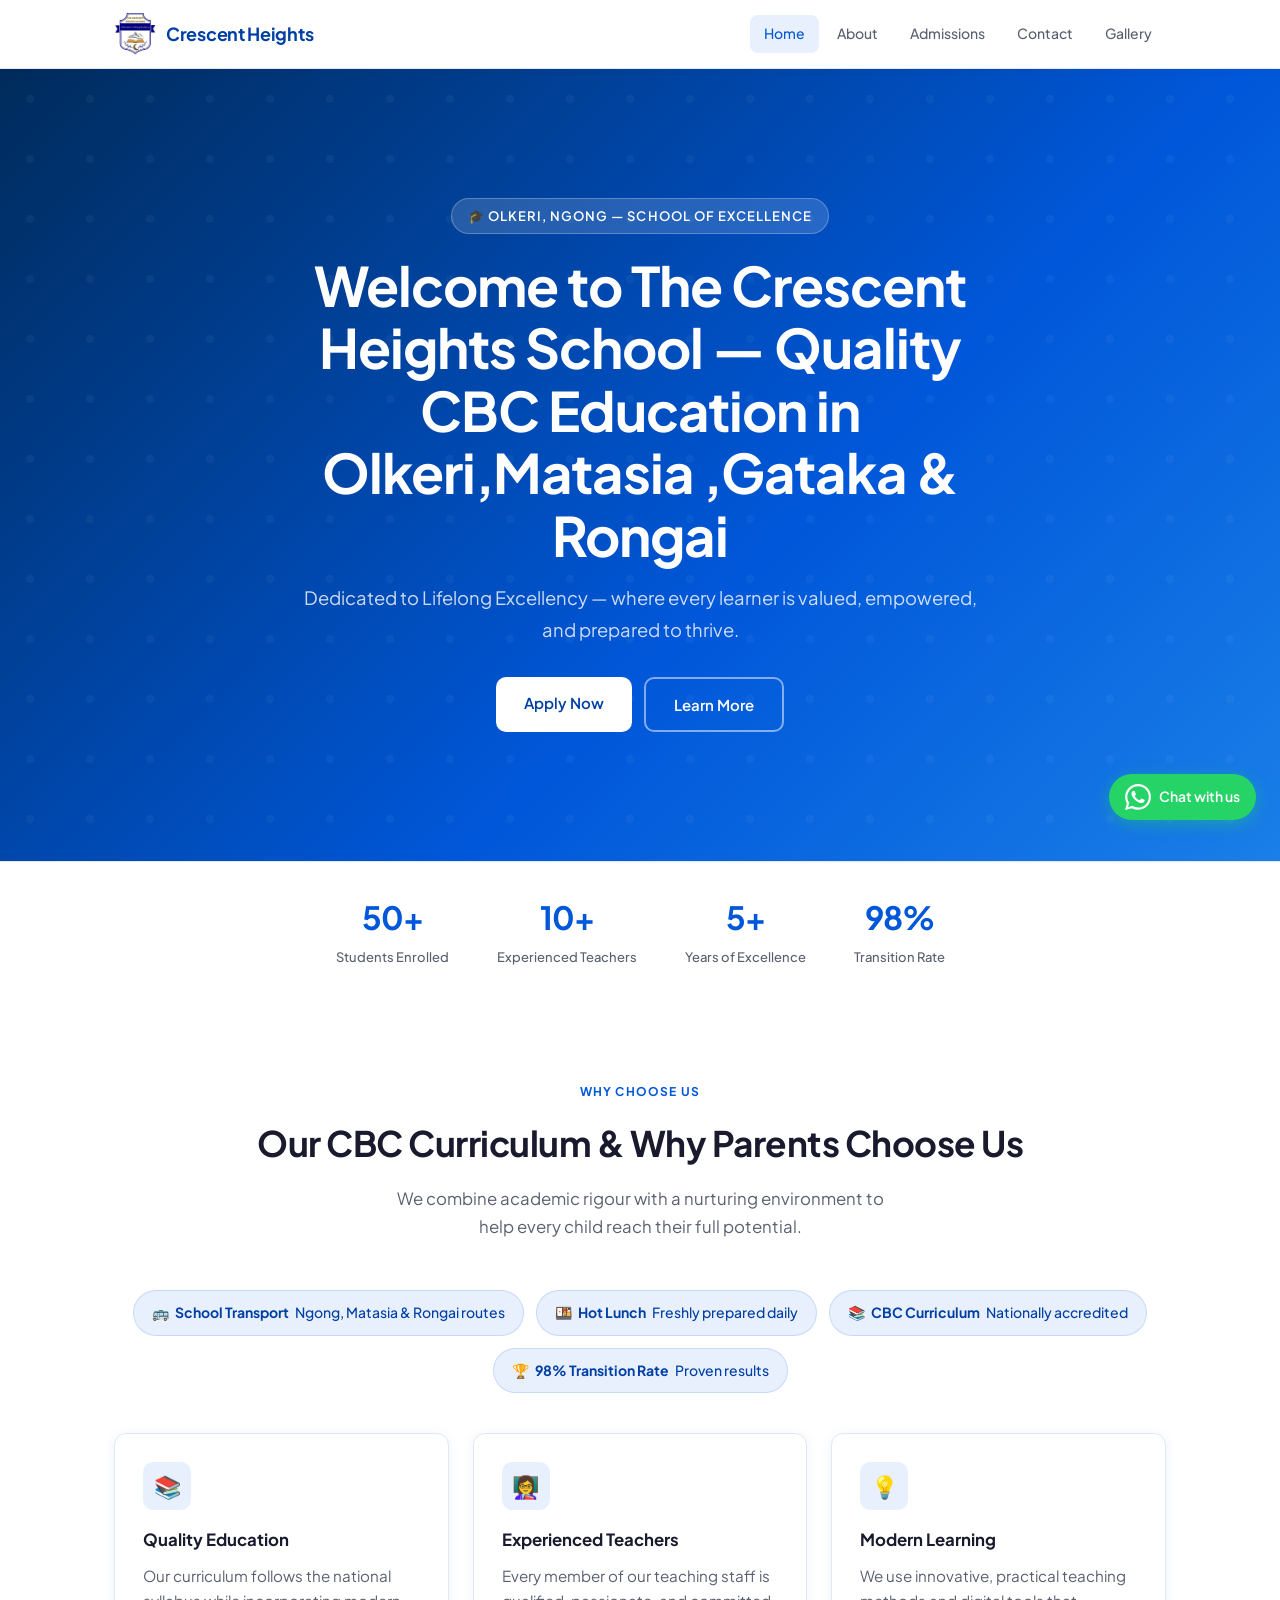
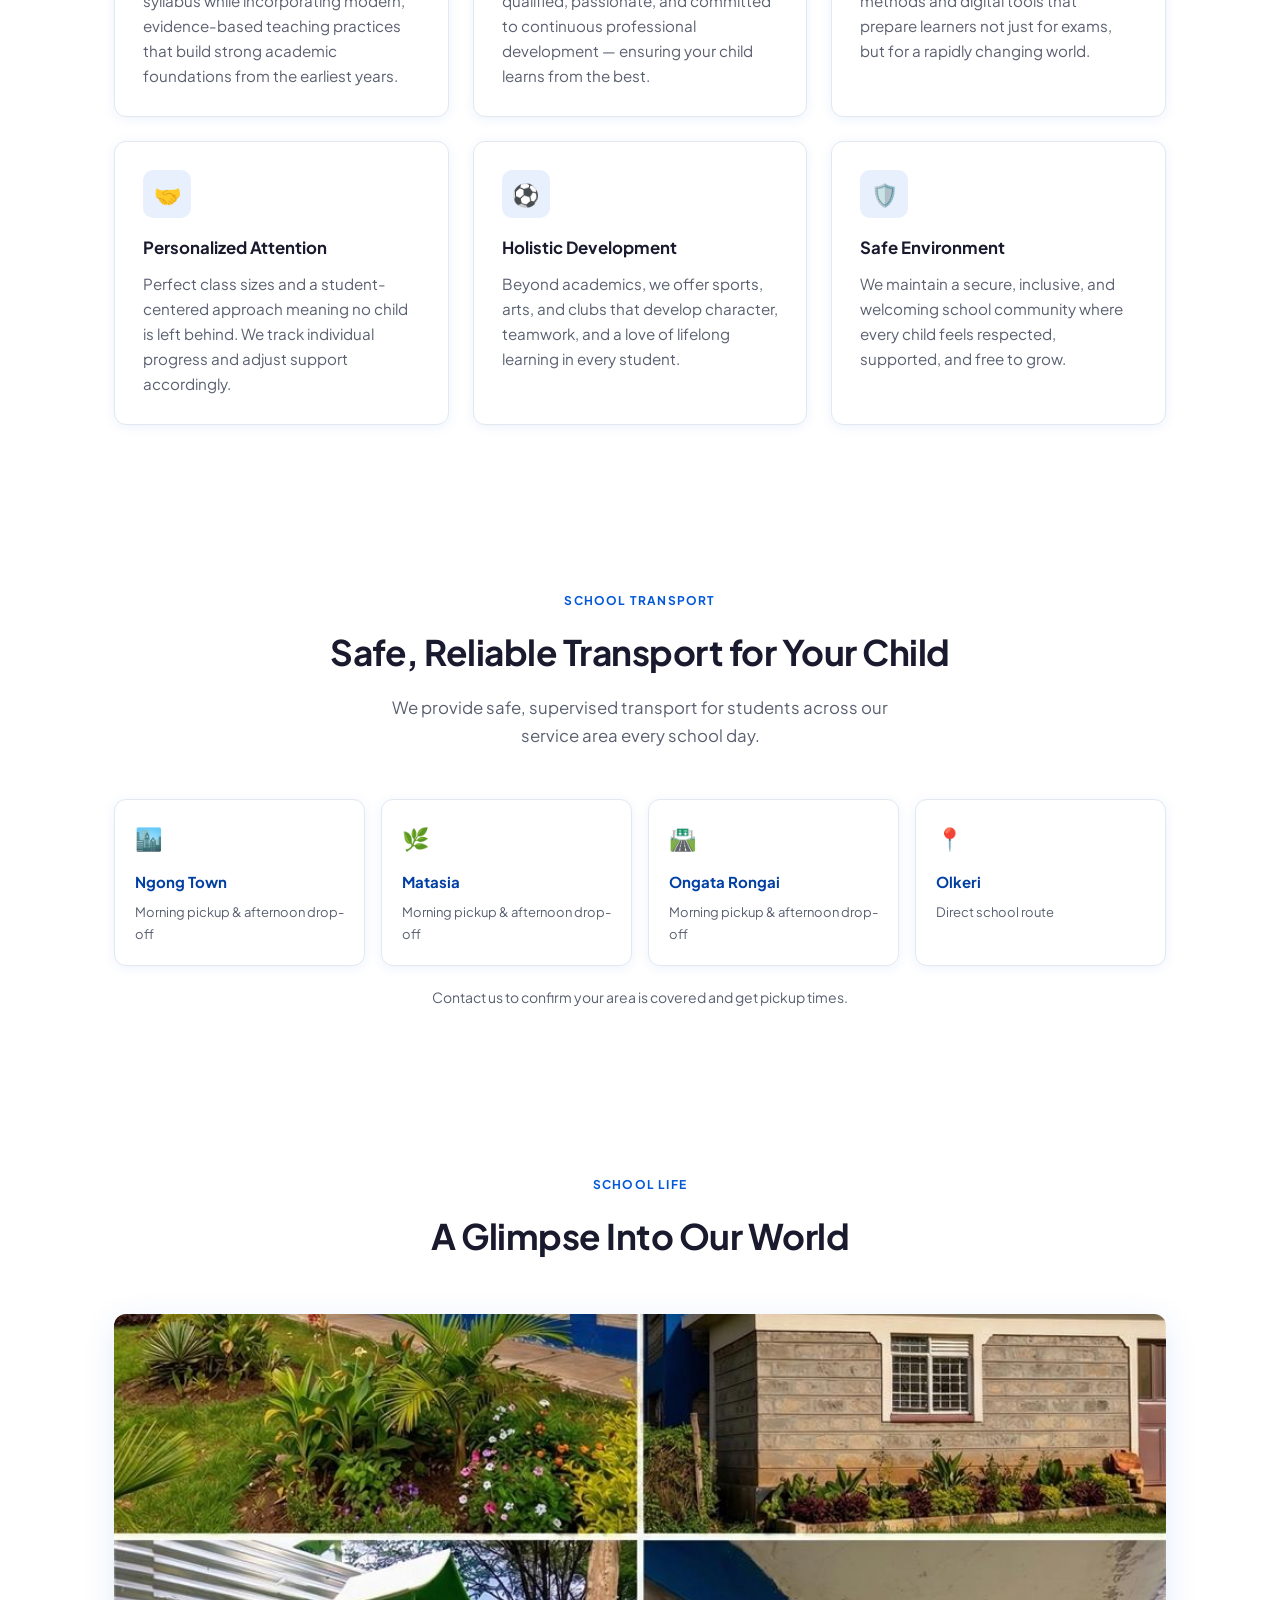
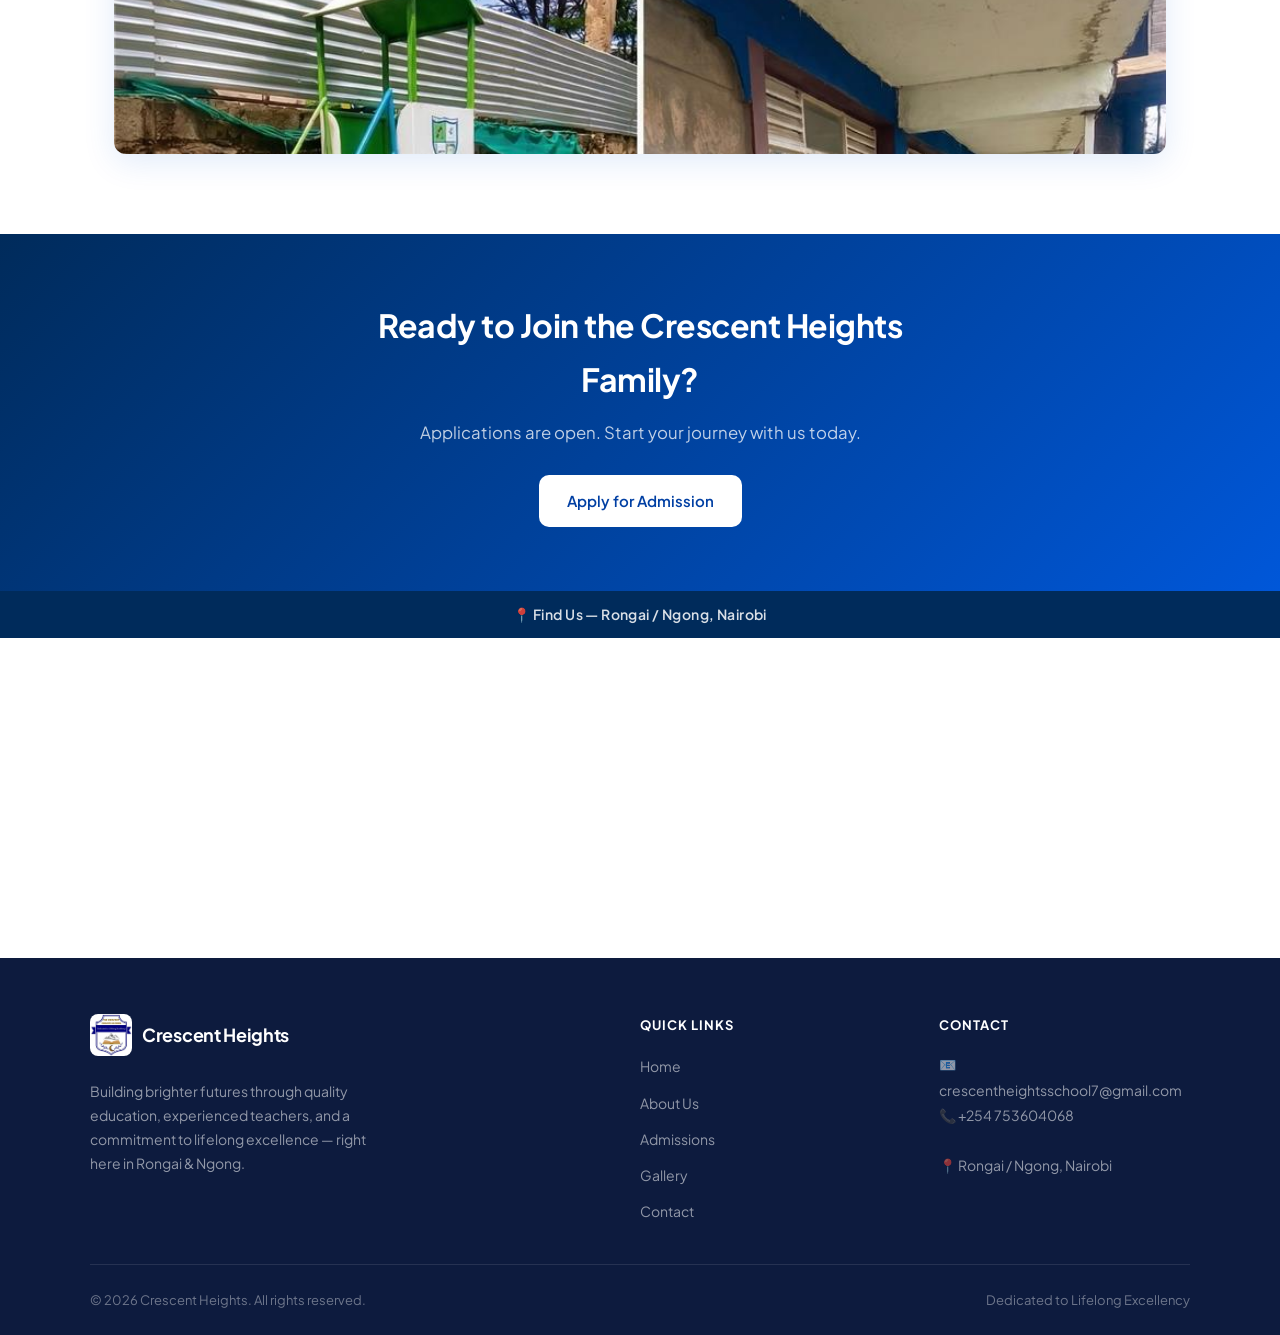
<file: index.html>
<!DOCTYPE html>
<html lang="en">
<head>
  <!-- Google tag (gtag.js) -->
<script async src="https://www.googletagmanager.com/gtag/js?id=G-EZXC4PELKP"></script>
<script>
  window.dataLayer = window.dataLayer || [];
  function gtag(){dataLayer.push(arguments);}
  gtag('js', new Date());

  gtag('config', 'G-EZXC4PELKP');
</script>
  <meta charset="UTF-8">
  <meta name="viewport" content="width=device-width, initial-scale=1.0">
  <meta name="description" content="Crescent Heights — a modern school committed to quality education, experienced teachers, and lifelong learning. Apply today.">
  <title>The Crescent Heights School | Quality Education in Olkeri, Ngong &amp; Rongai</title>
  <meta name="description" content="The Crescent Heights School in Olkeri, Ngong offers quality CBC education with safe school transport serving Ngong Town, Matasia &amp; Ongata Rongai. Enroll today!">
  <link rel="icon" type="image/jpg" href="images/logo.jpg">
  <link rel="preconnect" href="https://fonts.googleapis.com">
  <link rel="stylesheet" href="style.css">
  <script type="application/ld+json">
  {
    "@context": "https://schema.org",
    "@type": "School",
    "name": "The Crescent Heights School",
    "url": "https://crescentheights.netlify.app",
    "logo": "images/logo.jpg",
    "description": "Quality CBC education in Olkeri, Ngong with safe school transport serving Rongai,Matasia Gataka nad the environs.",
    "telephone": "+254753604068",
    "email": "crescentheightsschool7@gmail.com",
    "address": {
      "@type": "PostalAddress",
      "streetAddress": "Olkeri",
      "addressLocality": "Ngong",
      "addressRegion": "Kajiado",
      "addressCountry": "KE"
    },
    "geo": {
      "@type": "GeoCoordinates",
      "latitude": -1.39317,
      "longitude": 36.71397
    },
    "areaServed": [
      { "@type": "City", "name": "Ngong" },
      { "@type": "City", "name": "Ongata Rongai" },
      { "@type": "Place", "name": "Matasia" },
      { "@type": "Place", "name": "Olkeri" }
    ],
    "openingHours": "Mo-Fr 07:00-17:00",
    "sameAs": ["https://www.google.com/maps?cid=15745213791490122601"]
  }
  </script>
</head>
<body>

<header>
  <div class="navbar">
    <a href="index.html" class="logo-section">
      <img src="images/logo.jpg" class="logo" alt="Crescent Heights School Logo - Private CBC School in Ngong,Nairobi">
      <span class="school-name">Crescent Heights</span>
    </a>
    <button class="hamburger" id="hamburger" aria-label="Toggle menu">
      <span></span><span></span><span></span>
    </button>
    <nav id="main-nav">
      <a href="index.html" class="active">Home</a>
      <a href="about.html">About</a>
      <a href="admission.html">Admissions</a>
      <a href="contact.html">Contact</a>
      <a href="gallery.html">Gallery</a>
    </nav>
  </div>
</header>

<section class="hero">
  <div class="hero-content">
    <div class="hero-badge">🎓 Olkeri, Ngong — School of Excellence</div>
    <h1>Welcome to The Crescent Heights School — Quality CBC Education in Olkeri,Matasia ,Gataka &amp; Rongai</h1>
    <p>Dedicated to Lifelong Excellency — where every learner is valued, empowered, and prepared to thrive.</p>
    <div class="hero-btns">
      <a href="admission.html" class="btn btn-primary">Apply Now</a>
      <a href="about.html" class="btn btn-outline">Learn More</a>
    </div>
  </div>
</section>

<div class="stats-strip">
  <div class="stats-grid">
    <div class="stat fade-up"><div class="stat-number">50+</div><div class="stat-label">Students Enrolled</div></div>
    <div class="stat fade-up"><div class="stat-number">10+</div><div class="stat-label">Experienced Teachers</div></div>
    <div class="stat fade-up"><div class="stat-number">5+</div><div class="stat-label">Years of Excellence</div></div>
    <div class="stat fade-up"><div class="stat-number">98%</div><div class="stat-label">Transition Rate</div></div>
  </div>
</div>

<section class="section">
  <div class="section-header fade-up">
    <div class="section-tag">Why Choose Us</div>
    <h2>Our CBC Curriculum & Why Parents Choose Us</h2>
    <p class="section-sub">We combine academic rigour with a nurturing environment to help every child reach their full potential.</p>
  </div>

  <div class="perks-strip fade-up">
    <div class="perk">🚌 <strong>School Transport</strong> Ngong, Matasia &amp; Rongai routes</div>
    <div class="perk">🍱 <strong>Hot Lunch</strong> Freshly prepared daily</div>
    <div class="perk">📚 <strong>CBC Curriculum</strong> Nationally accredited</div>
    <div class="perk">🏆 <strong>98% Transition Rate</strong> Proven results</div>
  </div>
  <div class="cards">
    <div class="card fade-up">
      <div class="card-icon">📚</div>
      <h3>Quality Education</h3>
      <p>Our curriculum follows the national syllabus while incorporating modern, evidence-based teaching practices that build strong academic foundations from the earliest years.</p>
    </div>
    <div class="card fade-up">
      <div class="card-icon">👩‍🏫</div>
      <h3>Experienced Teachers</h3>
      <p>Every member of our teaching staff is qualified, passionate, and committed to continuous professional development — ensuring your child learns from the best.</p>
    </div>
    <div class="card fade-up">
      <div class="card-icon">💡</div>
      <h3>Modern Learning</h3>
      <p>We use innovative, practical teaching methods and digital tools that prepare learners not just for exams, but for a rapidly changing world.</p>
    </div>
    <div class="card fade-up">
      <div class="card-icon">🤝</div>
      <h3>Personalized Attention</h3>
      <p>Perfect class sizes and a student-centered approach meaning no child is left behind. We track individual progress and adjust support accordingly.</p>
    </div>
    <div class="card fade-up">
      <div class="card-icon">⚽</div>
      <h3>Holistic Development</h3>
      <p>Beyond academics, we offer sports, arts, and clubs that develop character, teamwork, and a love of lifelong learning in every student.</p>
    </div>
    <div class="card fade-up">
      <div class="card-icon">🛡️</div>
      <h3>Safe Environment</h3>
      <p>We maintain a secure, inclusive, and welcoming school community where every child feels respected, supported, and free to grow.</p>
    </div>
  </div>
</section>

<section class="section">
  <div class="section-header fade-up">
    <div class="section-tag">School Transport</div>
    <h2>Safe, Reliable Transport for Your Child</h2>
    <p class="section-sub">We provide safe, supervised transport for students across our service area every school day.</p>
  </div>
  <div class="transport-grid fade-up">
    <div class="transport-card">🏙️ <strong>Ngong Town</strong><span>Morning pickup &amp; afternoon drop-off</span></div>
    <div class="transport-card">🌿 <strong>Matasia</strong><span>Morning pickup &amp; afternoon drop-off</span></div>
    <div class="transport-card">🛣️ <strong>Ongata Rongai</strong><span>Morning pickup &amp; afternoon drop-off</span></div>
    <div class="transport-card">📍 <strong>Olkeri</strong><span>Direct school route</span></div>
  </div>
  <p style="text-align:center; font-size:14px; color:var(--muted); margin-top:20px;">Contact us to confirm your area is covered and get pickup times.</p>
</section>

<section class="section">
  <div class="section-header fade-up">
    <div class="section-tag">School Life</div>
    <h2>A Glimpse Into Our World</h2>
  </div>
  <div class="collage-preview fade-up">
    <img src="images/photos collage.jpg" alt="Crescent Heights School life collage - students, classrooms and activities in Nairobi">
    <div class="collage-overlay">
      <a href="gallery.html" class="btn btn-primary">View Full Gallery</a>
    </div>
  </div>
</section>

<section style="background: linear-gradient(135deg, #002b5b, #0057D9); padding: 64px 24px; text-align: center;">
  <div style="max-width: 560px; margin: 0 auto;">
    <h2 style="color:#fff; font-size:clamp(1.5rem,3vw,2rem); font-weight:700; margin-bottom:12px; letter-spacing:-0.5px;">Ready to Join the Crescent Heights Family?</h2>
    <p style="color:rgba(255,255,255,0.75); margin-bottom:28px; font-size:1.05rem;">Applications are open. Start your journey with us today.</p>
    <a href="admission.html" class="btn btn-primary">Apply for Admission</a>
  </div>
</section>

<div class="map-section">
  <div class="map-label">📍 Find Us — Rongai / Ngong, Nairobi</div>
  <iframe src="https://www.google.com/maps/embed?pb=!1m18!1m12!1m3!1d249.28997304698953!2d36.71396829455627!3d-1.393170629211568!2m3!1f0!2f0!3f0!3m2!1i1024!2i768!4f13.1!3m3!1m2!1s0x182f0526e683555d%3A0xda788931d4030769!2sThe%20Crescent%20Heights%20School!5e0!3m2!1sen!2ske!4v1775996289267!5m2!1sen!2ske" allowfullscreen="" loading="lazy" referrerpolicy="no-referrer-when-downgrade" title="Crescent Heights School on Google Maps"></iframe>
</div>

<footer>
  <div class="footer-grid">
    <div class="footer-brand">
      <a href="index.html" class="logo-section" style="margin-bottom:12px; display:inline-flex;">
        <img src="images/logo.jpg" class="logo" alt="Crescent Heights School Logo">
        <span class="school-name">Crescent Heights</span>
      </a>
      <p>Building brighter futures through quality education, experienced teachers, and a commitment to lifelong excellence — right here in Rongai &amp; Ngong.</p>
    </div>
    <div class="footer-col">
      <h4>Quick Links</h4>
      <ul>
        <li><a href="index.html">Home</a></li>
        <li><a href="about.html">About Us</a></li>
        <li><a href="admission.html">Admissions</a></li>
        <li><a href="gallery.html">Gallery</a></li>
        <li><a href="contact.html">Contact</a></li>
      </ul>
    </div>
    <div class="footer-col">
      <h4>Contact</h4>
      <address>
        📧 crescentheightsschool7@gmail.com<br>
        📞 +254 753604068<br><br>
        📍 Rongai / Ngong, Nairobi
      </address>
    </div>
  </div>
  <div class="footer-bottom">
    <span>© 2026 Crescent Heights. All rights reserved.</span>
    <span>Dedicated to Lifelong Excellency</span>
  </div>
</footer>

<a href="https://wa.me/254701911486" class="whatsapp-btn" target="_blank" rel="noopener" aria-label="Chat on WhatsApp">
  <svg xmlns="http://www.w3.org/2000/svg" viewBox="0 0 24 24" fill="white" width="26" height="26"><path d="M17.472 14.382c-.297-.149-1.758-.867-2.03-.967-.273-.099-.471-.148-.67.15-.197.297-.767.966-.94 1.164-.173.199-.347.223-.644.075-.297-.15-1.255-.463-2.39-1.475-.883-.788-1.48-1.761-1.653-2.059-.173-.297-.018-.458.13-.606.134-.133.298-.347.446-.52.149-.174.198-.298.298-.497.099-.198.05-.371-.025-.52-.075-.149-.669-1.612-.916-2.207-.242-.579-.487-.5-.669-.51-.173-.008-.371-.01-.57-.01-.198 0-.52.074-.792.372-.272.297-1.04 1.016-1.04 2.479 0 1.462 1.065 2.875 1.213 3.074.149.198 2.096 3.2 5.077 4.487.709.306 1.262.489 1.694.625.712.227 1.36.195 1.871.118.571-.085 1.758-.719 2.006-1.413.248-.694.248-1.289.173-1.413-.074-.124-.272-.198-.57-.347m-5.421 7.403h-.004a9.87 9.87 0 01-5.031-1.378l-.361-.214-3.741.982.998-3.648-.235-.374a9.86 9.86 0 01-1.51-5.26c.001-5.45 4.436-9.884 9.888-9.884 2.64 0 5.122 1.03 6.988 2.898a9.825 9.825 0 012.893 6.994c-.003 5.45-4.437 9.884-9.885 9.884m8.413-18.297A11.815 11.815 0 0012.05 0C5.495 0 .16 5.335.157 11.892c0 2.096.547 4.142 1.588 5.945L.057 24l6.305-1.654a11.882 11.882 0 005.683 1.448h.005c6.554 0 11.89-5.335 11.893-11.893a11.821 11.821 0 00-3.48-8.413z"/></svg>
  <span>Chat with us</span>
</a>

<a href="#" class="back-to-top" id="backToTop" aria-label="Back to top">↑</a>

<script>
  const hamburger = document.getElementById('hamburger');
  const nav = document.getElementById('main-nav');
  hamburger.addEventListener('click', () => {
    hamburger.classList.toggle('open');
    nav.classList.toggle('open');
  });

  const observer = new IntersectionObserver((entries) => {
    entries.forEach((e, i) => {
      if (e.isIntersecting) {
        setTimeout(() => e.target.classList.add('visible'), i * 80);
        observer.unobserve(e.target);
      }
    });
  }, { threshold: 0.1 });
  document.querySelectorAll('.fade-up').forEach(el => observer.observe(el));

  const btn = document.getElementById('backToTop');
  window.addEventListener('scroll', () => btn.classList.toggle('visible', window.scrollY > 300));
  btn.addEventListener('click', e => { e.preventDefault(); window.scrollTo({ top: 0, behavior: 'smooth' }); });
</script>
</body>
</html>
</file>
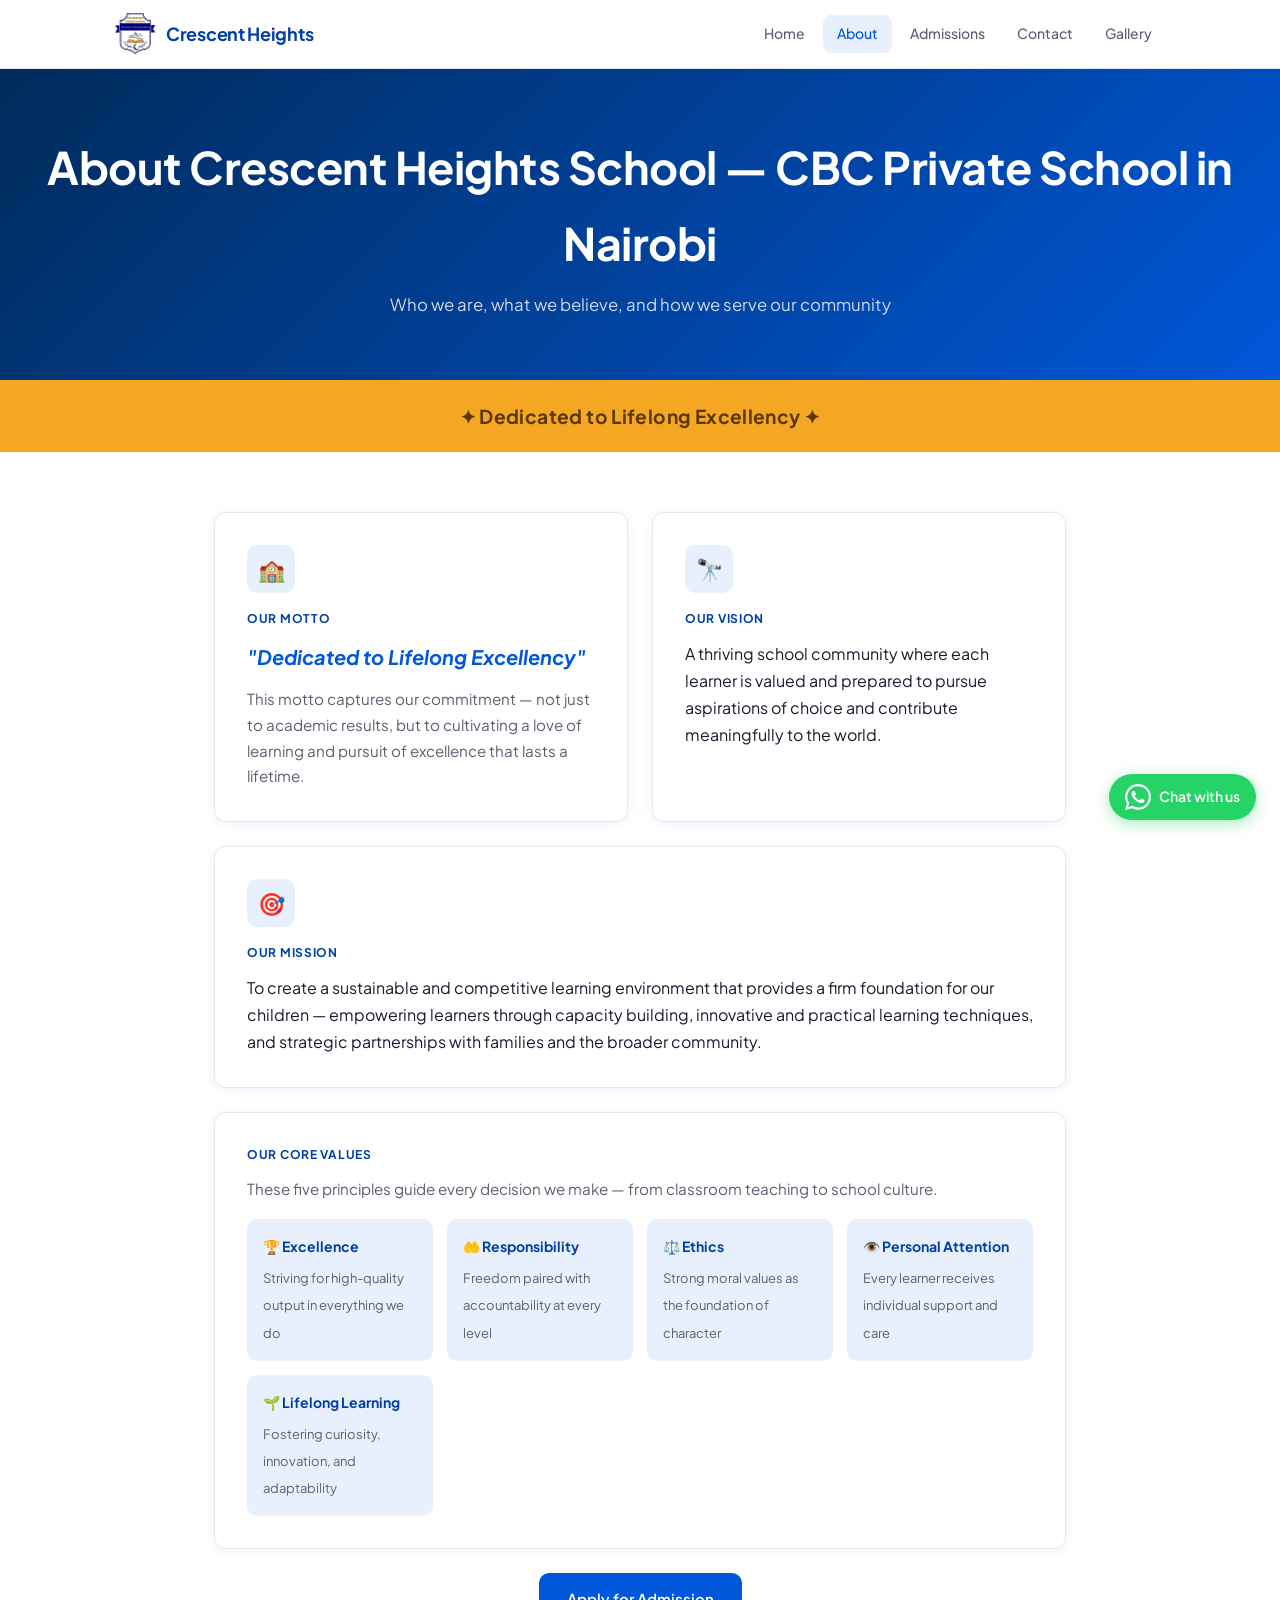
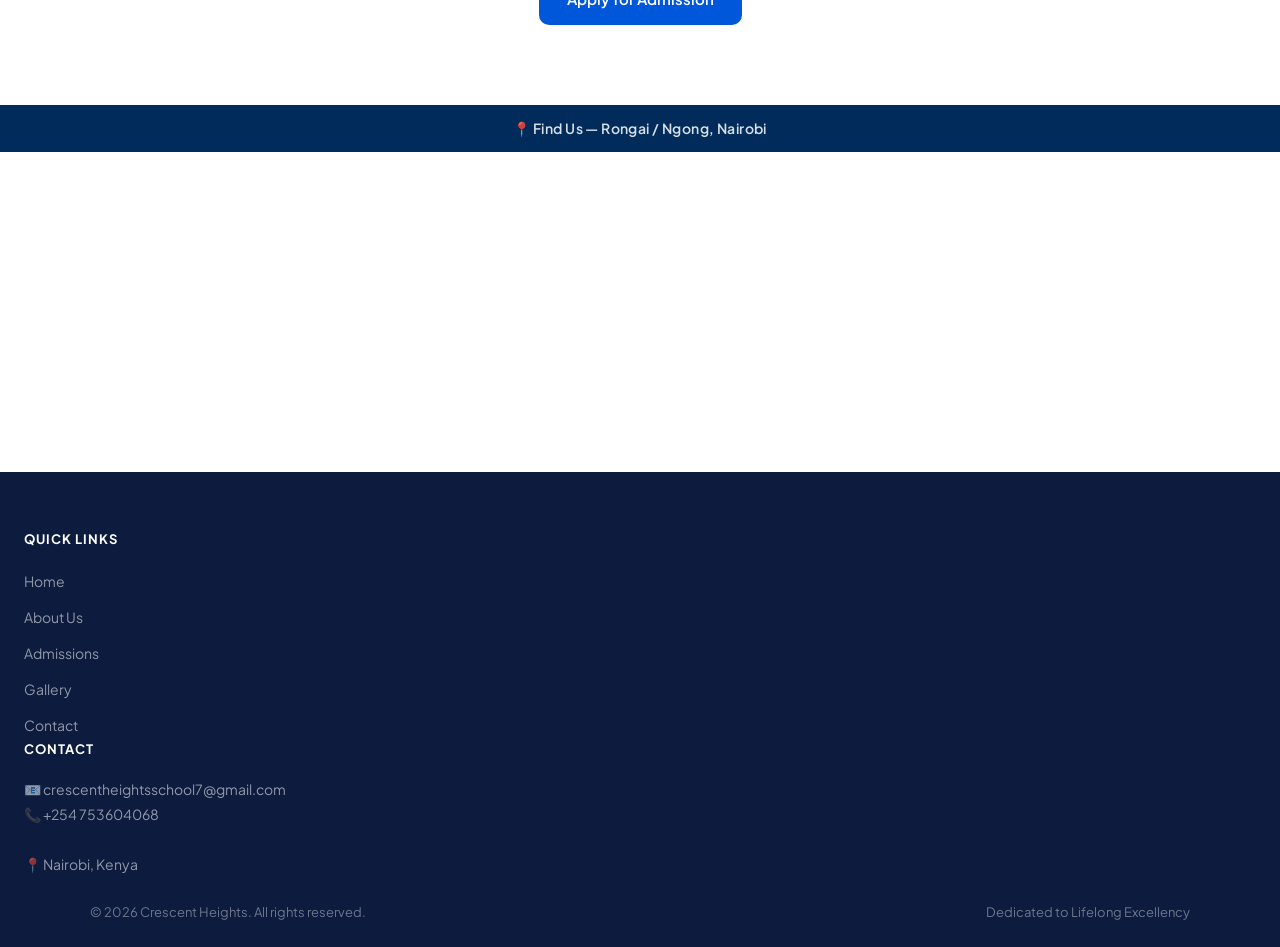
<file: about.html>
<!DOCTYPE html>
<html lang="en">
<head>
  <!-- Google tag (gtag.js) -->
<script async src="https://www.googletagmanager.com/gtag/js?id=G-EZXC4PELKP"></script>
<script>
  window.dataLayer = window.dataLayer || [];
  function gtag(){dataLayer.push(arguments);}
  gtag('js', new Date());

  gtag('config', 'G-EZXC4PELKP');
</script>
  <meta charset="UTF-8">
  <meta name="viewport" content="width=device-width, initial-scale=1.0">
  <meta name="description" content="Learn about Crescent Heights — our motto, vision, mission, and the core values that guide everything we do.">
  <title>About The Crescent Heights School | Olkeri, Ngong &amp; Rongai</title>
  <meta name="description" content="Learn about The Crescent Heights School in Olkeri, Ngong — our CBC vision, mission, and core values serving Ngong Town, Matasia and Ongata Rongai.">
  <link rel="icon" type="image/jpg" href="images/logo.jpg">
  <link rel="stylesheet" href="style.css">
</head>
<body>

<header>
  <div class="navbar">
    <a href="index.html" class="logo-section">
      <img src="images/logo.jpg" class="logo" alt="Crescent Heights School Logo - Private CBC School in Nairobi">
      <span class="school-name">Crescent Heights</span>
    </a>
    <button class="hamburger" id="hamburger" aria-label="Toggle menu">
      <span></span><span></span><span></span>
    </button>
    <nav id="main-nav">
      <a href="index.html">Home</a>
      <a href="about.html" class="active">About</a>
      <a href="admission.html">Admissions</a>
      <a href="contact.html">Contact</a>
      <a href="gallery.html">Gallery</a>
    </nav>
  </div>
</header>

<div class="page-hero">
  <h1>About Crescent Heights School — CBC Private School in Nairobi</h1>
  <p>Who we are, what we believe, and how we serve our community</p>
</div>

<div class="motto-banner">
  <p>✦ Dedicated to Lifelong Excellency ✦</p>
</div>

<div class="about-page">
  <div class="about-grid">

    <div class="about-card fade-up">
      <div class="card-icon">🏫</div>
      <h2>Our Motto</h2>
      <p class="highlight">"Dedicated to Lifelong Excellency"</p>
      <p style="margin-top:12px; color:var(--muted); font-size:0.95rem;">This motto captures our commitment — not just to academic results, but to cultivating a love of learning and pursuit of excellence that lasts a lifetime.</p>
    </div>

    <div class="about-card fade-up">
      <div class="card-icon">🔭</div>
      <h2>Our Vision</h2>
      <p>A thriving school community where each learner is valued and prepared to pursue aspirations of choice and contribute meaningfully to the world.</p>
    </div>

    <div class="about-card full-width fade-up">
      <div class="card-icon">🎯</div>
      <h2>Our Mission</h2>
      <p>To create a sustainable and competitive learning environment that provides a firm foundation for our children — empowering learners through capacity building, innovative and practical learning techniques, and strategic partnerships with families and the broader community.</p>
    </div>

    <div class="about-card full-width fade-up">
      <h2>Our Core Values</h2>
      <p style="color:var(--muted); font-size:0.95rem; margin-bottom:18px;">These five principles guide every decision we make — from classroom teaching to school culture.</p>
      <div class="values-grid">
        <div class="value-item">
          <strong>🏆 Excellence</strong>
          <span>Striving for high-quality output in everything we do</span>
        </div>
        <div class="value-item">
          <strong>🤲 Responsibility</strong>
          <span>Freedom paired with accountability at every level</span>
        </div>
        <div class="value-item">
          <strong>⚖️ Ethics</strong>
          <span>Strong moral values as the foundation of character</span>
        </div>
        <div class="value-item">
          <strong>👁️ Personal Attention</strong>
          <span>Every learner receives individual support and care</span>
        </div>
        <div class="value-item">
          <strong>🌱 Lifelong Learning</strong>
          <span>Fostering curiosity, innovation, and adaptability</span>
        </div>
      </div>
    </div>

  </div>
  <div style="text-align:center; margin-top:16px; padding-bottom:20px;">
    <a href="admission.html" class="btn btn-blue">Apply for Admission</a>
  </div>
</div>

<div class="map-section">
  <div class="map-label">📍 Find Us — Rongai / Ngong, Nairobi</div>
  <iframe src="https://www.google.com/maps/embed?pb=!1m18!1m12!1m3!1d249.28997304698953!2d36.71396829455627!3d-1.393170629211568!2m3!1f0!2f0!3f0!3m2!1i1024!2i768!4f13.1!3m3!1m2!1s0x182f0526e683555d%3A0xda788931d4030769!2sThe%20Crescent%20Heights%20School!5e0!3m2!1sen!2ske!4v1775996289267!5m2!1sen!2ske" allowfullscreen="" loading="lazy" referrerpolicy="no-referrer-when-downgrade" title="Crescent Heights School on Google Maps"></iframe>
</div>

<footer>
    </div>
    <div class="footer-col">
      <h4>Quick Links</h4>
      <ul>
        <li><a href="index.html">Home</a></li>
        <li><a href="about.html">About Us</a></li>
        <li><a href="admission.html">Admissions</a></li>
        <li><a href="gallery.html">Gallery</a></li>
        <li><a href="contact.html">Contact</a></li>
      </ul>
    </div>
    <div class="footer-col">
      <h4>Contact</h4>
      <address>
        📧 crescentheightsschool7@gmail.com<br>
        📞 +254 753604068<br><br>
        📍 Nairobi, Kenya
      </address>
    </div>
  </div>
  <div class="footer-bottom">
    <span>© 2026 Crescent Heights. All rights reserved.</span>
    <span>Dedicated to Lifelong Excellency</span>
  </div>
</footer>

<a href="https://wa.me/254701911486" class="whatsapp-btn" target="_blank" rel="noopener" aria-label="Chat on WhatsApp">
  <svg xmlns="http://www.w3.org/2000/svg" viewBox="0 0 24 24" fill="white" width="26" height="26"><path d="M17.472 14.382c-.297-.149-1.758-.867-2.03-.967-.273-.099-.471-.148-.67.15-.197.297-.767.966-.94 1.164-.173.199-.347.223-.644.075-.297-.15-1.255-.463-2.39-1.475-.883-.788-1.48-1.761-1.653-2.059-.173-.297-.018-.458.13-.606.134-.133.298-.347.446-.52.149-.174.198-.298.298-.497.099-.198.05-.371-.025-.52-.075-.149-.669-1.612-.916-2.207-.242-.579-.487-.5-.669-.51-.173-.008-.371-.01-.57-.01-.198 0-.52.074-.792.372-.272.297-1.04 1.016-1.04 2.479 0 1.462 1.065 2.875 1.213 3.074.149.198 2.096 3.2 5.077 4.487.709.306 1.262.489 1.694.625.712.227 1.36.195 1.871.118.571-.085 1.758-.719 2.006-1.413.248-.694.248-1.289.173-1.413-.074-.124-.272-.198-.57-.347m-5.421 7.403h-.004a9.87 9.87 0 01-5.031-1.378l-.361-.214-3.741.982.998-3.648-.235-.374a9.86 9.86 0 01-1.51-5.26c.001-5.45 4.436-9.884 9.888-9.884 2.64 0 5.122 1.03 6.988 2.898a9.825 9.825 0 012.893 6.994c-.003 5.45-4.437 9.884-9.885 9.884m8.413-18.297A11.815 11.815 0 0012.05 0C5.495 0 .16 5.335.157 11.892c0 2.096.547 4.142 1.588 5.945L.057 24l6.305-1.654a11.882 11.882 0 005.683 1.448h.005c6.554 0 11.89-5.335 11.893-11.893a11.821 11.821 0 00-3.48-8.413z"/></svg>
  <span>Chat with us</span>
</a>

<a href="#" class="back-to-top" id="backToTop" aria-label="Back to top">↑</a>

<script>
  const hamburger = document.getElementById('hamburger');
  const nav = document.getElementById('main-nav');
  hamburger.addEventListener('click', () => {
    hamburger.classList.toggle('open');
    nav.classList.toggle('open');
  });
  const observer = new IntersectionObserver((entries) => {
    entries.forEach((e, i) => {
      if (e.isIntersecting) {
        setTimeout(() => e.target.classList.add('visible'), i * 100);
        observer.unobserve(e.target);
      }
    });
  }, { threshold: 0.1 });
  document.querySelectorAll('.fade-up').forEach(el => observer.observe(el));
  const btn = document.getElementById('backToTop');
  window.addEventListener('scroll', () => btn.classList.toggle('visible', window.scrollY > 300));
  btn.addEventListener('click', e => { e.preventDefault(); window.scrollTo({ top: 0, behavior: 'smooth' }); });
</script>
</body>
</html>
</file>
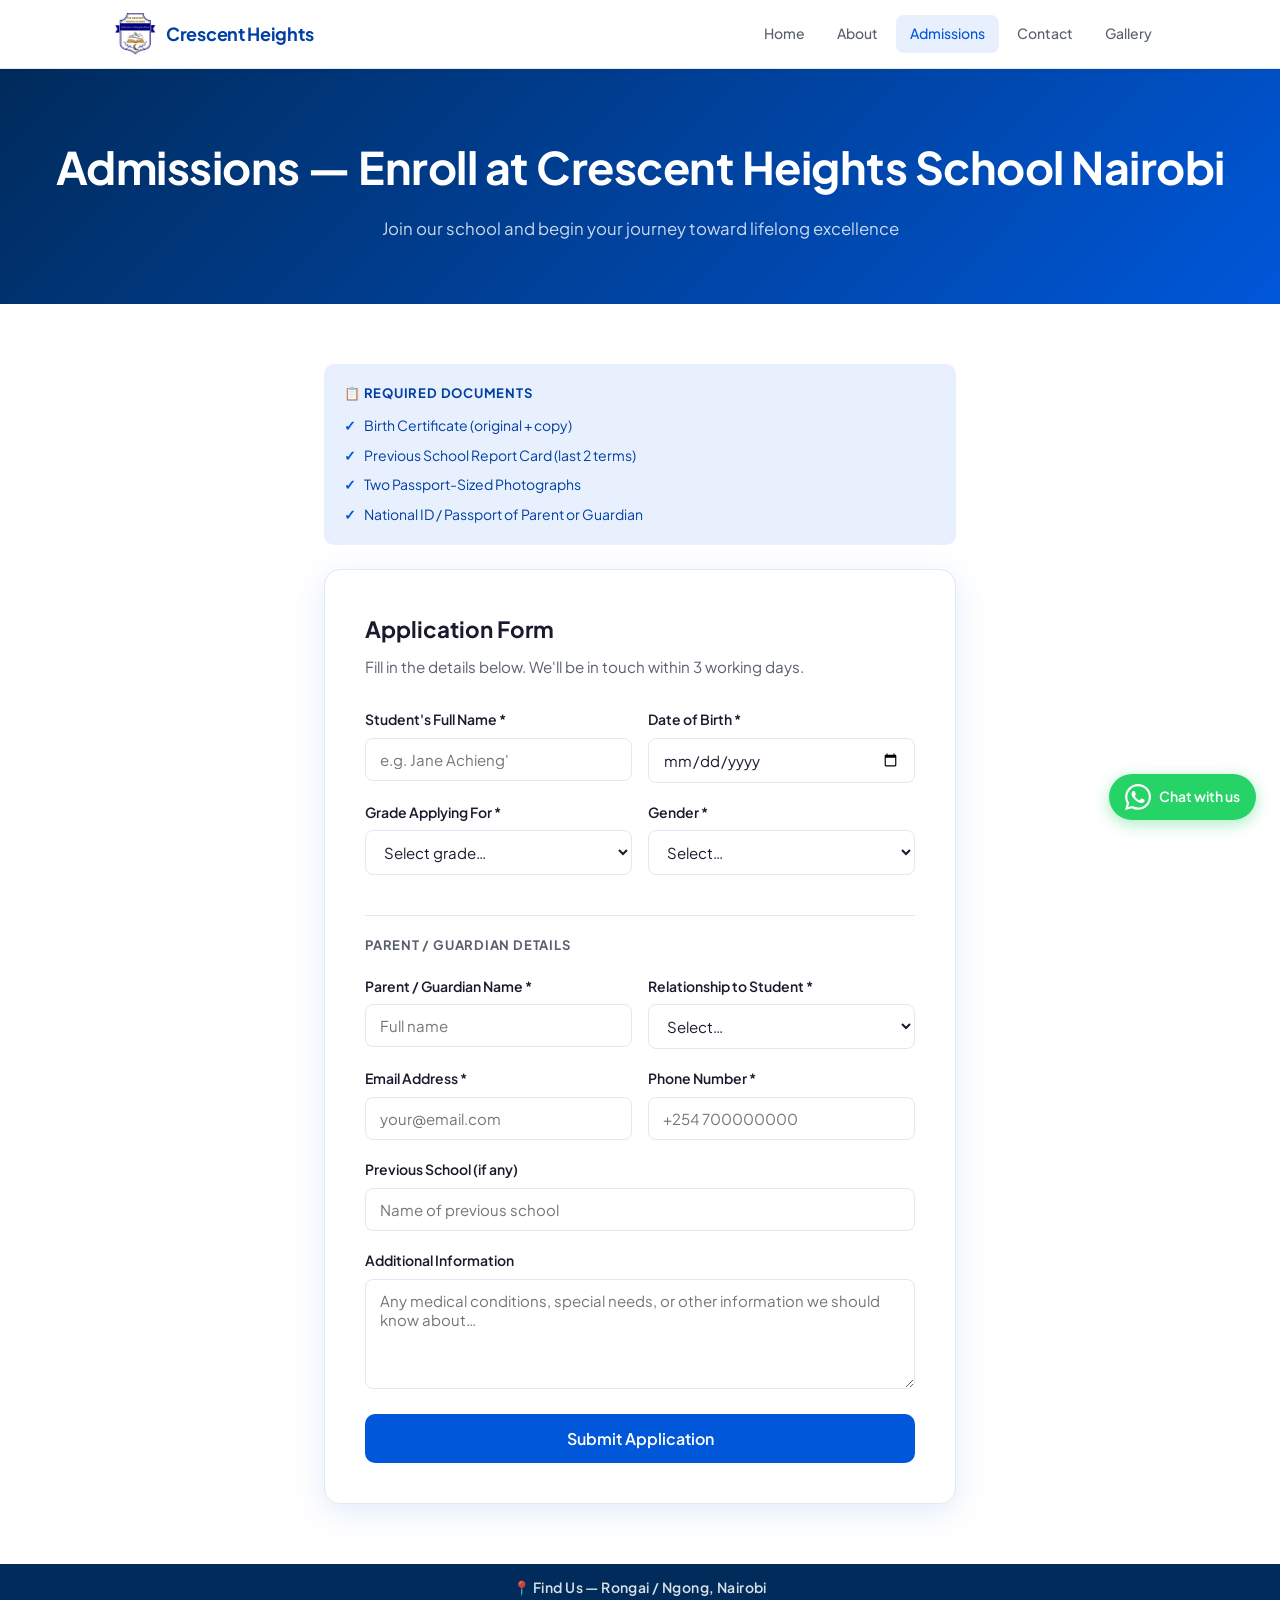
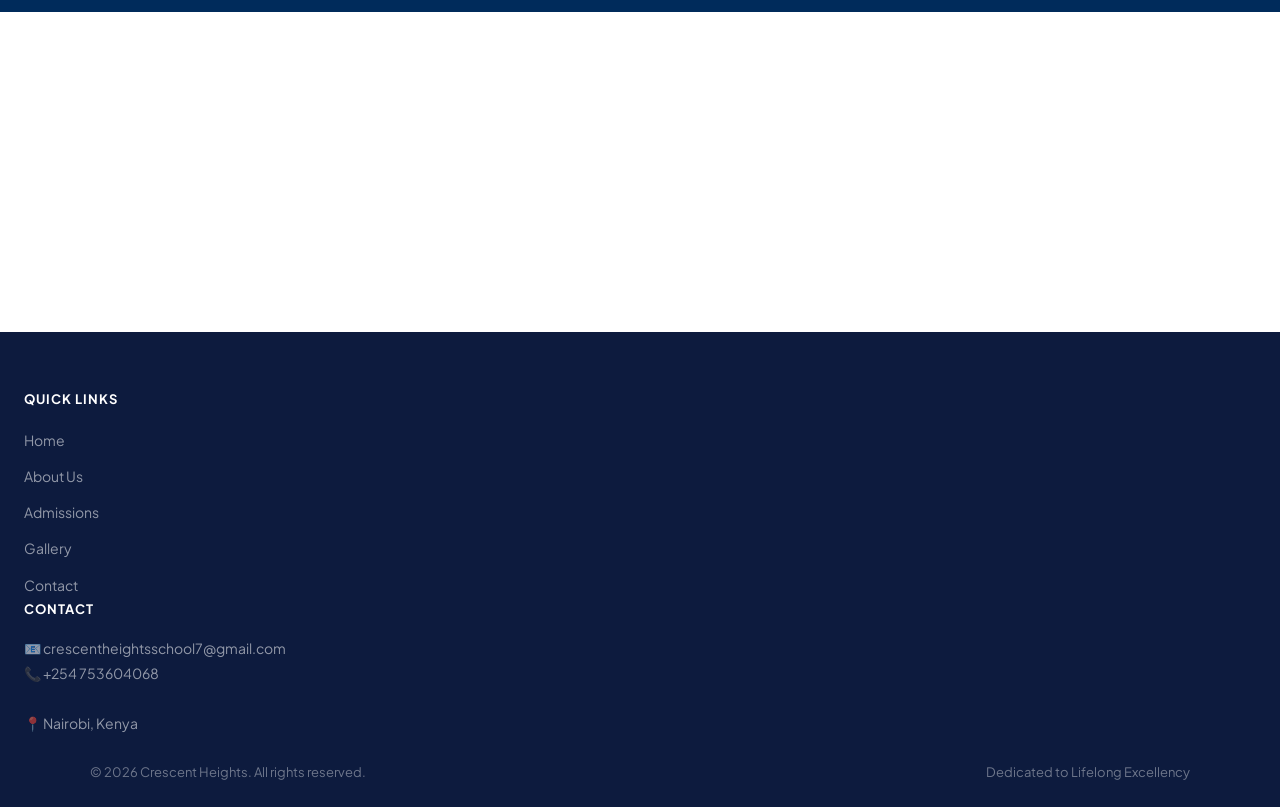
<file: admission.html>
<!DOCTYPE html>
<html lang="en">
<head>
  <meta charset="UTF-8">
  <meta name="viewport" content="width=device-width, initial-scale=1.0">
  <meta name="description" content="Apply to Crescent Heights. Fill in our online admissions form and start your child's journey with us.">
  <title>Admissions | The Crescent Heights School, Olkeri Ngong</title>
  <meta name="description" content="Apply for admission to The Crescent Heights School in Olkeri, Ngong. CBC curriculum, transport serving Ngong Town, Matasia &amp; Ongata Rongai. Enroll today.">
  <link rel="icon" type="image/jpg" href="images/logo.jpg">
  <link rel="stylesheet" href="style.css">
</head>
<body>

<header>
  <div class="navbar">
    <a href="index.html" class="logo-section">
      <img src="images/logo.jpg" class="logo" alt="Crescent Heights School Logo - Private CBC School in Nairobi">
      <span class="school-name">Crescent Heights</span>
    </a>
    <button class="hamburger" id="hamburger" aria-label="Toggle menu">
      <span></span><span></span><span></span>
    </button>
    <nav id="main-nav">
      <a href="index.html">Home</a>
      <a href="about.html">About</a>
      <a href="admission.html" class="active">Admissions</a>
      <a href="contact.html">Contact</a>
      <a href="gallery.html">Gallery</a>
    </nav>
  </div>
</header>

<div class="page-hero">
  <h1>Admissions — Enroll at Crescent Heights School Nairobi</h1>
  <p>Join our school and begin your journey toward lifelong excellence</p>
</div>

<div class="form-page">

  <div class="docs-checklist fade-up">
    <h4>📋 Required Documents</h4>
    <ul>
      <li>Birth Certificate (original + copy)</li>
      <li>Previous School Report Card (last 2 terms)</li>
      <li>Two Passport-Sized Photographs</li>
      <li>National ID / Passport of Parent or Guardian</li>
    </ul>
  </div>

  <div class="form-card fade-up">
    <h2>Application Form</h2>
    <p class="sub">Fill in the details below. We'll be in touch within 3 working days.</p>

    <form name="application" method="POST" data-netlify="true" action="/success.html">
      <input type="hidden" name="form-name" value="application">

      <div class="form-row">
        <div class="form-group">
          <label for="student-name">Student's Full Name *</label>
          <input type="text" id="student-name" name="student_name" placeholder="e.g. Jane Achieng'" required>
        </div>
        <div class="form-group">
          <label for="dob">Date of Birth *</label>
          <input type="date" id="dob" name="date_of_birth" required>
        </div>
      </div>

      <div class="form-row">
        <div class="form-group">
          <label for="grade">Grade Applying For *</label>
          <select id="grade" name="grade" required>
            <option value="" disabled selected>Select grade…</option>
            <option>Grade 1</option><option>Grade 2</option><option>Grade 3</option>
            <option>Grade 4</option><option>Grade 5</option><option>Grade 6</option>
            <option>Grade 7</option><option>Grade 8</option><option>Grade 9</option>
          </select>
        </div>
        <div class="form-group">
          <label for="gender">Gender *</label>
          <select id="gender" name="gender" required>
            <option value="" disabled selected>Select…</option>
            <option>Male</option><option>Female</option><option>Prefer not to say</option>
          </select>
        </div>
      </div>

      <div style="border-top:1px solid var(--border); margin:22px 0 18px; padding-top:18px;">
        <p style="font-size:13px; font-weight:700; text-transform:uppercase; letter-spacing:0.06em; color:var(--muted); margin-bottom:16px;">Parent / Guardian Details</p>
      </div>

      <div class="form-row">
        <div class="form-group">
          <label for="parent-name">Parent / Guardian Name *</label>
          <input type="text" id="parent-name" name="parent_name" placeholder="Full name" required>
        </div>
        <div class="form-group">
          <label for="relationship">Relationship to Student *</label>
          <select id="relationship" name="relationship" required>
            <option value="" disabled selected>Select…</option>
            <option>Mother</option><option>Father</option><option>Guardian</option><option>Other</option>
          </select>
        </div>
      </div>

      <div class="form-row">
        <div class="form-group">
          <label for="email">Email Address *</label>
          <input type="email" id="email" name="email" placeholder="your@email.com" required>
        </div>
        <div class="form-group">
          <label for="phone">Phone Number *</label>
          <input type="tel" id="phone" name="phone" placeholder="+254 700000000" required>
        </div>
      </div>

      <div class="form-group">
        <label for="prev-school">Previous School (if any)</label>
        <input type="text" id="prev-school" name="previous_school" placeholder="Name of previous school">
      </div>

      <div class="form-group">
        <label for="message">Additional Information</label>
        <textarea id="message" name="message" placeholder="Any medical conditions, special needs, or other information we should know about…"></textarea>
      </div>

      <button type="submit" class="btn btn-blue" style="width:100%; font-size:16px; padding:14px;">Submit Application</button>
    </form>
  </div>

</div>

<div class="map-section">
  <div class="map-label">📍 Find Us — Rongai / Ngong, Nairobi</div>
  <iframe src="https://www.google.com/maps/embed?pb=!1m18!1m12!1m3!1d249.28997304698953!2d36.71396829455627!3d-1.393170629211568!2m3!1f0!2f0!3f0!3m2!1i1024!2i768!4f13.1!3m3!1m2!1s0x182f0526e683555d%3A0xda788931d4030769!2sThe%20Crescent%20Heights%20School!5e0!3m2!1sen!2ske!4v1775996289267!5m2!1sen!2ske" allowfullscreen="" loading="lazy" referrerpolicy="no-referrer-when-downgrade" title="Crescent Heights School on Google Maps"></iframe>
</div>

<footer>
    </div>
    <div class="footer-col">
      <h4>Quick Links</h4>
      <ul>
        <li><a href="index.html">Home</a></li>
        <li><a href="about.html">About Us</a></li>
        <li><a href="admission.html">Admissions</a></li>
        <li><a href="gallery.html">Gallery</a></li>
        <li><a href="contact.html">Contact</a></li>
      </ul>
    </div>
    <div class="footer-col">
      <h4>Contact</h4>
      <address>
        📧 crescentheightsschool7@gmail.com<br>
        📞 +254 753604068<br><br>
        📍 Nairobi, Kenya
      </address>
    </div>
  </div>
  <div class="footer-bottom">
    <span>© 2026 Crescent Heights. All rights reserved.</span>
    <span>Dedicated to Lifelong Excellency</span>
  </div>
</footer>

<a href="https://wa.me/254701911486" class="whatsapp-btn" target="_blank" rel="noopener" aria-label="Chat on WhatsApp">
  <svg xmlns="http://www.w3.org/2000/svg" viewBox="0 0 24 24" fill="white" width="26" height="26"><path d="M17.472 14.382c-.297-.149-1.758-.867-2.03-.967-.273-.099-.471-.148-.67.15-.197.297-.767.966-.94 1.164-.173.199-.347.223-.644.075-.297-.15-1.255-.463-2.39-1.475-.883-.788-1.48-1.761-1.653-2.059-.173-.297-.018-.458.13-.606.134-.133.298-.347.446-.52.149-.174.198-.298.298-.497.099-.198.05-.371-.025-.52-.075-.149-.669-1.612-.916-2.207-.242-.579-.487-.5-.669-.51-.173-.008-.371-.01-.57-.01-.198 0-.52.074-.792.372-.272.297-1.04 1.016-1.04 2.479 0 1.462 1.065 2.875 1.213 3.074.149.198 2.096 3.2 5.077 4.487.709.306 1.262.489 1.694.625.712.227 1.36.195 1.871.118.571-.085 1.758-.719 2.006-1.413.248-.694.248-1.289.173-1.413-.074-.124-.272-.198-.57-.347m-5.421 7.403h-.004a9.87 9.87 0 01-5.031-1.378l-.361-.214-3.741.982.998-3.648-.235-.374a9.86 9.86 0 01-1.51-5.26c.001-5.45 4.436-9.884 9.888-9.884 2.64 0 5.122 1.03 6.988 2.898a9.825 9.825 0 012.893 6.994c-.003 5.45-4.437 9.884-9.885 9.884m8.413-18.297A11.815 11.815 0 0012.05 0C5.495 0 .16 5.335.157 11.892c0 2.096.547 4.142 1.588 5.945L.057 24l6.305-1.654a11.882 11.882 0 005.683 1.448h.005c6.554 0 11.89-5.335 11.893-11.893a11.821 11.821 0 00-3.48-8.413z"/></svg>
  <span>Chat with us</span>
</a>

<a href="#" class="back-to-top" id="backToTop" aria-label="Back to top">↑</a>

<script>
  const hamburger = document.getElementById('hamburger');
  const nav = document.getElementById('main-nav');
  hamburger.addEventListener('click', () => {
    hamburger.classList.toggle('open');
    nav.classList.toggle('open');
  });
  const observer = new IntersectionObserver((entries) => {
    entries.forEach((e, i) => {
      if (e.isIntersecting) {
        setTimeout(() => e.target.classList.add('visible'), i * 100);
        observer.unobserve(e.target);
      }
    });
  }, { threshold: 0.1 });
  document.querySelectorAll('.fade-up').forEach(el => observer.observe(el));
  const btn = document.getElementById('backToTop');
  window.addEventListener('scroll', () => btn.classList.toggle('visible', window.scrollY > 300));
  btn.addEventListener('click', e => { e.preventDefault(); window.scrollTo({ top: 0, behavior: 'smooth' }); });
</script>
</body>
</html>
</file>
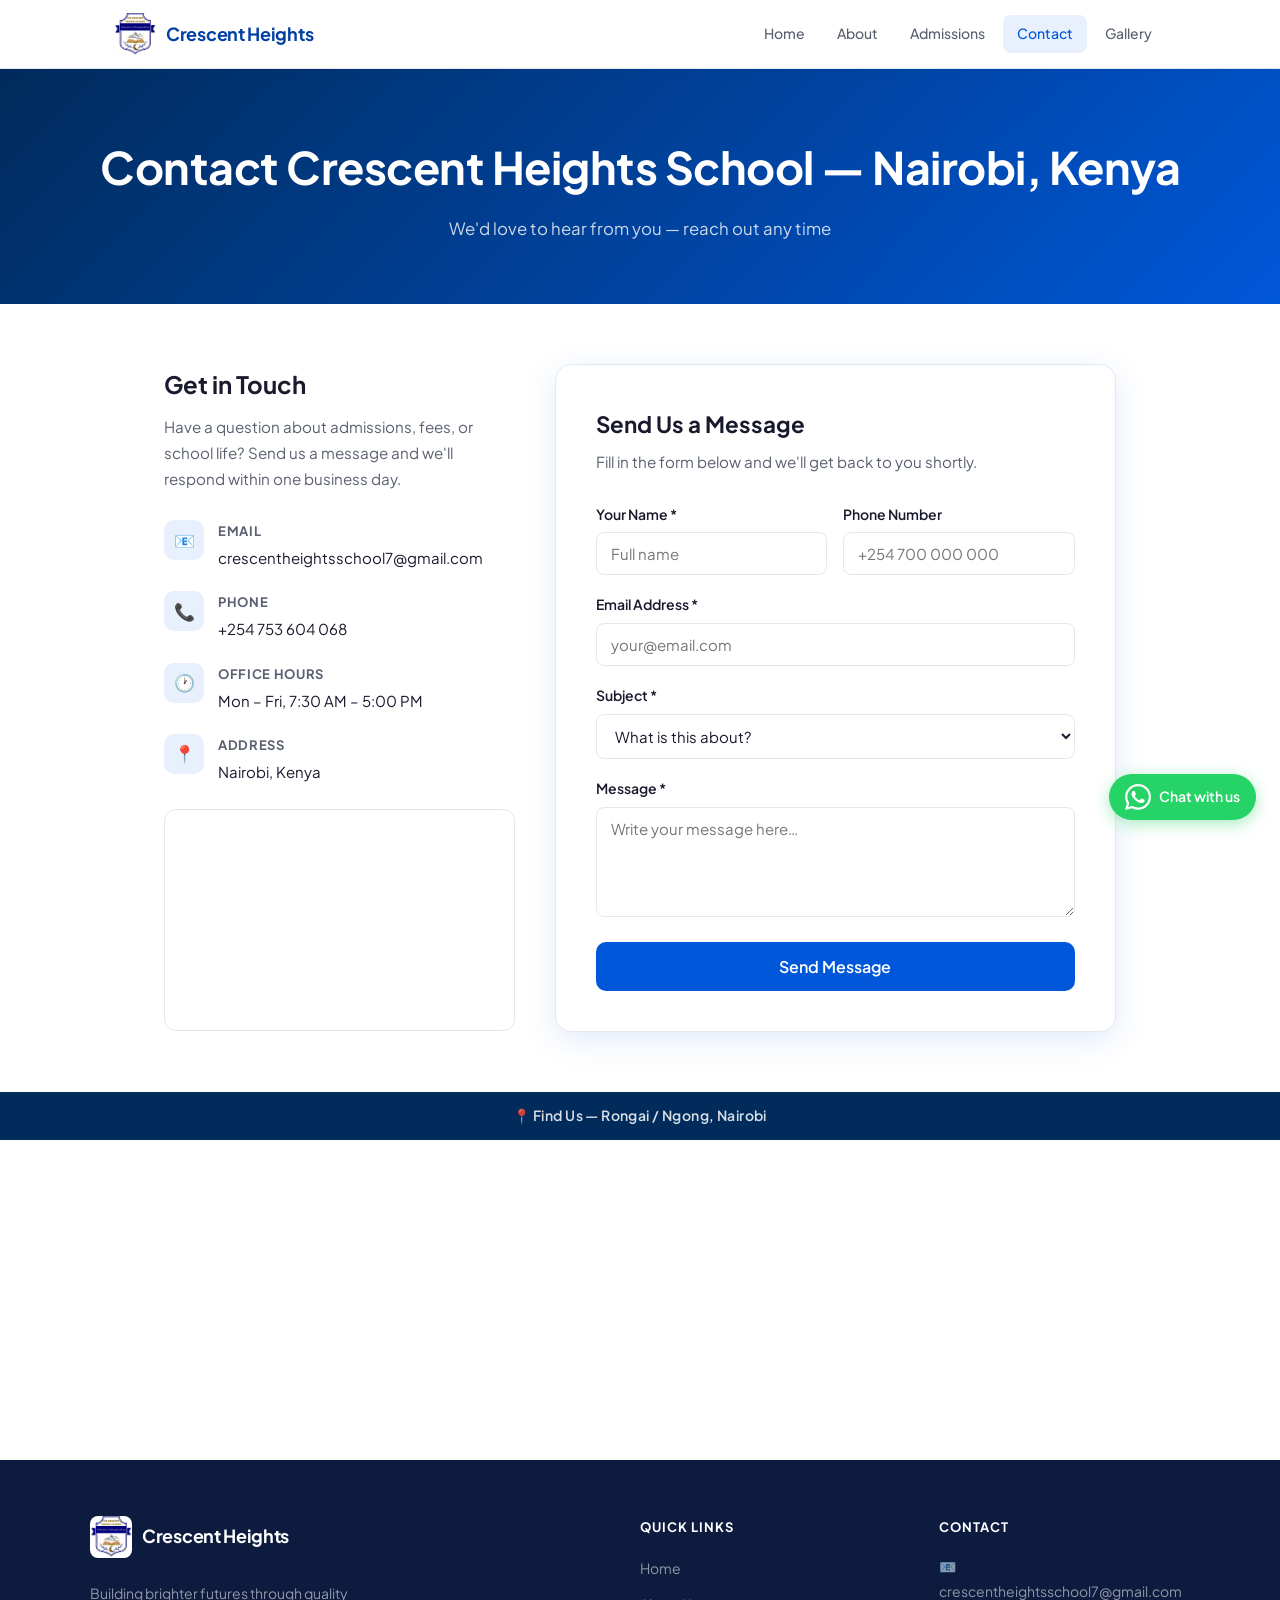
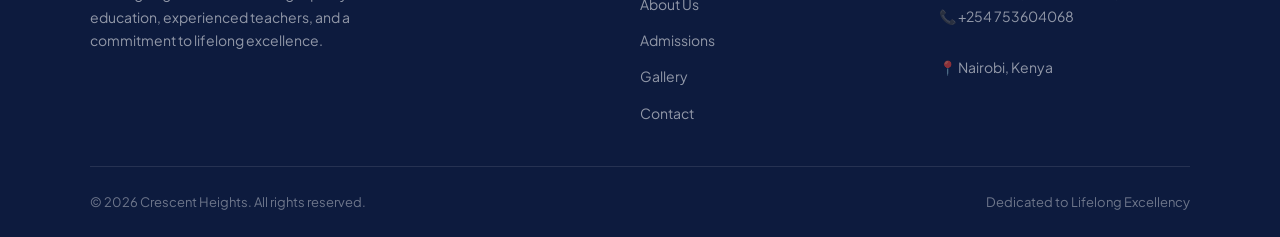
<file: contact.html>
<!DOCTYPE html>
<html lang="en">
<head>
  <!-- Google tag (gtag.js) -->
<script async src="https://www.googletagmanager.com/gtag/js?id=G-EZXC4PELKP"></script>
<script>
  window.dataLayer = window.dataLayer || [];
  function gtag(){dataLayer.push(arguments);}
  gtag('js', new Date());

  gtag('config', 'G-EZXC4PELKP');
</script>
  <meta charset="UTF-8">
  <meta name="viewport" content="width=device-width, initial-scale=1.0">
  <meta name="description" content="Get in touch with Crescent Heights. Send us a message, call, or find us on the map.">
  <title>Contact The Crescent Heights School | Olkeri, Ngong</title>
  <meta name="description" content="Contact The Crescent Heights School in Olkeri, Ngong. Ask about admissions, transport routes to Ngong Town, Matasia &amp; Ongata Rongai, or school fees.">
  <link rel="icon" type="image/jpg" href="images/logo.jpg">
  <link rel="stylesheet" href="style.css">
</head>
<body>

<header>
  <div class="navbar">
    <a href="index.html" class="logo-section">
      <img src="images/logo.jpg" class="logo" alt="Crescent Heights School Logo - Private CBC School in Nairobi">
      <span class="school-name">Crescent Heights</span>
    </a>
    <button class="hamburger" id="hamburger" aria-label="Toggle menu">
      <span></span><span></span><span></span>
    </button>
    <nav id="main-nav">
      <a href="index.html">Home</a>
      <a href="about.html">About</a>
      <a href="admission.html">Admissions</a>
      <a href="contact.html" class="active">Contact</a>
      <a href="gallery.html">Gallery</a>
    </nav>
  </div>
</header>

<div class="page-hero">
  <h1>Contact Crescent Heights School — Nairobi, Kenya</h1>
  <p>We'd love to hear from you — reach out any time</p>
</div>

<div class="contact-layout">

  <div>
    <div class="contact-info fade-up">
      <h2>Get in Touch</h2>
      <p class="sub">Have a question about admissions, fees, or school life? Send us a message and we'll respond within one business day.</p>

      <div class="contact-detail">
        <div class="contact-detail-icon">📧</div>
        <div class="contact-detail-text">
          <strong>Email</strong><span>crescentheightsschool7@gmail.com</span>
        </div>
      </div>
      <div class="contact-detail">
        <div class="contact-detail-icon">📞</div>
        <div class="contact-detail-text">
          <strong>Phone</strong><span>+254 753 604 068</span>
        </div>
      </div>
      <div class="contact-detail">
        <div class="contact-detail-icon">🕐</div>
        <div class="contact-detail-text">
          <strong>Office Hours</strong><span>Mon – Fri, 7:30 AM – 5:00 PM</span>
        </div>
      </div>
      <div class="contact-detail">
        <div class="contact-detail-icon">📍</div>
        <div class="contact-detail-text">
          <strong>Address</strong><span>Nairobi, Kenya</span>
        </div>
      </div>
    </div>

    <!-- Replace the src with your school's actual Google Maps embed link -->
    <div class="map-embed fade-up">
      <iframe
        src="https://www.google.com/maps/embed?pb=!1m18!1m12!1m3!1d249.28997304698953!2d36.71396829455627!3d-1.393170629211568!2m3!1f0!2f0!3f0!3m2!1i1024!2i768!4f13.1!3m3!1m2!1s0x182f0526e683555d%3A0xda788931d4030769!2sThe%20Crescent%20Heights%20School!5e0!3m2!1sen!2ske!4v1775996289267!5m2!1sen!2ske"
        allowfullscreen="" loading="lazy"
        referrerpolicy="no-referrer-when-downgrade"
        title="Crescent Heights School on Google Maps">
      </iframe>
    </div>
  </div>

  <div class="form-card fade-up">
    <h2>Send Us a Message</h2>
    <p class="sub">Fill in the form below and we'll get back to you shortly.</p>

    <form name="contact" method="POST" data-netlify="true" action="/success.html">
      <input type="hidden" name="form-name" value="contact">

      <div class="form-row">
        <div class="form-group">
          <label for="name">Your Name *</label>
          <input type="text" id="name" name="name" placeholder="Full name" required>
        </div>
        <div class="form-group">
          <label for="phone">Phone Number</label>
          <input type="tel" id="phone" name="phone" placeholder="+254 700 000 000">
        </div>
      </div>

      <div class="form-group">
        <label for="email">Email Address *</label>
        <input type="email" id="email" name="email" placeholder="your@email.com" required>
      </div>

      <div class="form-group">
        <label for="subject">Subject *</label>
        <select id="subject" name="subject" required>
          <option value="" disabled selected>What is this about?</option>
          <option>Admissions Enquiry</option>
          <option>Fee Structure</option>
          <option>School Calendar / Events</option>
          <option>General Question</option>
          <option>Other</option>
        </select>
      </div>

      <div class="form-group">
        <label for="message">Message *</label>
        <textarea id="message" name="message" placeholder="Write your message here…" required></textarea>
      </div>

      <button type="submit" class="btn btn-blue" style="width:100%; font-size:16px; padding:14px;">Send Message</button>
    </form>
  </div>

</div>

<div class="map-section">
  <div class="map-label">📍 Find Us — Rongai / Ngong, Nairobi</div>
  <iframe src="https://www.google.com/maps/embed?pb=!1m18!1m12!1m3!1d249.28997304698953!2d36.71396829455627!3d-1.393170629211568!2m3!1f0!2f0!3f0!3m2!1i1024!2i768!4f13.1!3m3!1m2!1s0x182f0526e683555d%3A0xda788931d4030769!2sThe%20Crescent%20Heights%20School!5e0!3m2!1sen!2ske!4v1775996289267!5m2!1sen!2ske" allowfullscreen="" loading="lazy" referrerpolicy="no-referrer-when-downgrade" title="Crescent Heights School on Google Maps"></iframe>
</div>

<footer>
  <div class="footer-grid">
    <div class="footer-brand">
      <a href="index.html" class="logo-section" style="margin-bottom:12px; display:inline-flex;">
        <img src="images/logo.jpg" class="logo" alt="Crescent Heights School Logo">
        <span class="school-name">Crescent Heights</span>
      </a>
      <p>Building brighter futures through quality education, experienced teachers, and a commitment to lifelong excellence.</p>
    </div>
    <div class="footer-col">
      <h4>Quick Links</h4>
      <ul>
        <li><a href="index.html">Home</a></li>
        <li><a href="about.html">About Us</a></li>
        <li><a href="admission.html">Admissions</a></li>
        <li><a href="gallery.html">Gallery</a></li>
        <li><a href="contact.html">Contact</a></li>
      </ul>
    </div>
    <div class="footer-col">
      <h4>Contact</h4>
      <address>
        📧 crescentheightsschool7@gmail.com<br>
        📞 +254 753604068<br><br>
        📍 Nairobi, Kenya
      </address>
    </div>
  </div>
  <div class="footer-bottom">
    <span>© 2026 Crescent Heights. All rights reserved.</span>
    <span>Dedicated to Lifelong Excellency</span>
  </div>
</footer>

<a href="https://wa.me/254701911486" class="whatsapp-btn" target="_blank" rel="noopener" aria-label="Chat on WhatsApp">
  <svg xmlns="http://www.w3.org/2000/svg" viewBox="0 0 24 24" fill="white" width="26" height="26"><path d="M17.472 14.382c-.297-.149-1.758-.867-2.03-.967-.273-.099-.471-.148-.67.15-.197.297-.767.966-.94 1.164-.173.199-.347.223-.644.075-.297-.15-1.255-.463-2.39-1.475-.883-.788-1.48-1.761-1.653-2.059-.173-.297-.018-.458.13-.606.134-.133.298-.347.446-.52.149-.174.198-.298.298-.497.099-.198.05-.371-.025-.52-.075-.149-.669-1.612-.916-2.207-.242-.579-.487-.5-.669-.51-.173-.008-.371-.01-.57-.01-.198 0-.52.074-.792.372-.272.297-1.04 1.016-1.04 2.479 0 1.462 1.065 2.875 1.213 3.074.149.198 2.096 3.2 5.077 4.487.709.306 1.262.489 1.694.625.712.227 1.36.195 1.871.118.571-.085 1.758-.719 2.006-1.413.248-.694.248-1.289.173-1.413-.074-.124-.272-.198-.57-.347m-5.421 7.403h-.004a9.87 9.87 0 01-5.031-1.378l-.361-.214-3.741.982.998-3.648-.235-.374a9.86 9.86 0 01-1.51-5.26c.001-5.45 4.436-9.884 9.888-9.884 2.64 0 5.122 1.03 6.988 2.898a9.825 9.825 0 012.893 6.994c-.003 5.45-4.437 9.884-9.885 9.884m8.413-18.297A11.815 11.815 0 0012.05 0C5.495 0 .16 5.335.157 11.892c0 2.096.547 4.142 1.588 5.945L.057 24l6.305-1.654a11.882 11.882 0 005.683 1.448h.005c6.554 0 11.89-5.335 11.893-11.893a11.821 11.821 0 00-3.48-8.413z"/></svg>
  <span>Chat with us</span>
</a>

<a href="#" class="back-to-top" id="backToTop" aria-label="Back to top">↑</a>

<script>
  const hamburger = document.getElementById('hamburger');
  const nav = document.getElementById('main-nav');
  hamburger.addEventListener('click', () => {
    hamburger.classList.toggle('open');
    nav.classList.toggle('open');
  });
  const observer = new IntersectionObserver((entries) => {
    entries.forEach((e, i) => {
      if (e.isIntersecting) {
        setTimeout(() => e.target.classList.add('visible'), i * 100);
        observer.unobserve(e.target);
      }
    });
  }, { threshold: 0.1 });
  document.querySelectorAll('.fade-up').forEach(el => observer.observe(el));
  const btn = document.getElementById('backToTop');
  window.addEventListener('scroll', () => btn.classList.toggle('visible', window.scrollY > 300));
  btn.addEventListener('click', e => { e.preventDefault(); window.scrollTo({ top: 0, behavior: 'smooth' }); });
</script>
</body>
</html>
</file>
<file: style.css>
@import url('https://fonts.googleapis.com/css2?family=Plus+Jakarta+Sans:wght@400;500;600;700&display=swap');

*, *::before, *::after { box-sizing: border-box; margin: 0; padding: 0; }

:root {
  --blue: #0057D9;
  --blue-dark: #003FA3;
  --blue-light: #E8F0FE;
  --gold: #F5A623;
  --text: #1a1a2e;
  --muted: #5a6070;
  --border: #e2e8f0;
  --bg: #f8faff;
  --white: #ffffff;
  --radius: 12px;
  --shadow: 0 2px 12px rgba(0,87,217,0.08);
  --shadow-lg: 0 8px 32px rgba(0,87,217,0.12);
}

html { scroll-behavior: smooth; }

body {
  font-family: 'Plus Jakarta Sans', sans-serif;
  color: var(--text);
  background: var(--white);
  line-height: 1.7;
  font-size: 16px;
}

/* ── NAVBAR ── */
header {
  position: sticky;
  top: 0;
  z-index: 100;
  background: rgba(255,255,255,0.95);
  backdrop-filter: blur(10px);
  border-bottom: 1px solid var(--border);
  box-shadow: 0 1px 8px rgba(0,0,0,0.05);
}

.navbar {
  max-width: 1100px;
  margin: 0 auto;
  padding: 0 24px;
  display: flex;
  align-items: center;
  justify-content: space-between;
  height: 68px;
}

.logo-section {
  display: flex;
  align-items: center;
  gap: 10px;
  text-decoration: none;
  flex-shrink: 0;
}

.logo {
  width: 42px;
  height: 42px;
  border-radius: 8px;
  object-fit: cover;
}

.school-name {
  font-weight: 700;
  font-size: 18px;
  color: var(--blue-dark);
  letter-spacing: -0.3px;
}

nav {
  display: flex;
  align-items: center;
  gap: 4px;
}

nav a {
  text-decoration: none;
  color: var(--muted);
  font-weight: 500;
  font-size: 14px;
  padding: 7px 14px;
  border-radius: 8px;
  transition: all 0.2s;
}

nav a:hover, nav a.active {
  color: var(--blue);
  background: var(--blue-light);
}

.hamburger {
  display: none;
  flex-direction: column;
  gap: 5px;
  cursor: pointer;
  padding: 6px;
  background: none;
  border: none;
  border-radius: 6px;
}

.hamburger span {
  display: block;
  width: 22px;
  height: 2px;
  background: var(--text);
  border-radius: 2px;
  transition: all 0.3s;
}

.hamburger.open span:nth-child(1) { transform: translateY(7px) rotate(45deg); }
.hamburger.open span:nth-child(2) { opacity: 0; }
.hamburger.open span:nth-child(3) { transform: translateY(-7px) rotate(-45deg); }

/* ── HERO ── */
.hero {
  background: linear-gradient(135deg, #002b5b 0%, #0057D9 60%, #1a7fe8 100%);
  min-height: 88vh;
  display: flex;
  align-items: center;
  justify-content: center;
  text-align: center;
  padding: 80px 24px;
  position: relative;
  overflow: hidden;
}

.hero::before {
  content: '';
  position: absolute;
  inset: 0;
  background: url("data:image/svg+xml,%3Csvg width='60' height='60' viewBox='0 0 60 60' xmlns='http://www.w3.org/2000/svg'%3E%3Cg fill='none' fill-rule='evenodd'%3E%3Cg fill='%23ffffff' fill-opacity='0.04'%3E%3Ccircle cx='30' cy='30' r='4'/%3E%3C/g%3E%3C/g%3E%3C/svg%3E");
}

.hero-content {
  position: relative;
  z-index: 1;
  max-width: 680px;
}

.hero-badge {
  display: inline-block;
  background: rgba(255,255,255,0.15);
  color: #fff;
  font-size: 13px;
  font-weight: 600;
  letter-spacing: 0.08em;
  text-transform: uppercase;
  padding: 6px 16px;
  border-radius: 999px;
  border: 1px solid rgba(255,255,255,0.25);
  margin-bottom: 20px;
  animation: fadeUp 0.6s ease both;
}

.hero h1 {
  font-size: clamp(2rem, 5vw, 3.4rem);
  font-weight: 700;
  color: #fff;
  line-height: 1.15;
  letter-spacing: -1px;
  margin-bottom: 16px;
  animation: fadeUp 0.6s 0.1s ease both;
}

.hero p {
  font-size: 1.15rem;
  color: rgba(255,255,255,0.8);
  margin-bottom: 32px;
  animation: fadeUp 0.6s 0.2s ease both;
}

.hero-btns {
  display: flex;
  gap: 12px;
  justify-content: center;
  flex-wrap: wrap;
  animation: fadeUp 0.6s 0.3s ease both;
}

.btn {
  display: inline-block;
  padding: 13px 28px;
  border-radius: 10px;
  font-weight: 600;
  font-size: 15px;
  text-decoration: none;
  transition: all 0.2s;
  cursor: pointer;
  border: none;
  font-family: inherit;
}

.btn-primary { background: var(--white); color: var(--blue-dark); }
.btn-primary:hover { background: #f0f4ff; transform: translateY(-2px); box-shadow: 0 8px 20px rgba(0,0,0,0.15); }

.btn-outline { background: transparent; color: #fff; border: 2px solid rgba(255,255,255,0.5); }
.btn-outline:hover { background: rgba(255,255,255,0.1); transform: translateY(-2px); }

.btn-blue { background: var(--blue); color: #fff; }
.btn-blue:hover { background: var(--blue-dark); transform: translateY(-2px); box-shadow: var(--shadow-lg); }

/* ── STATS ── */
.stats-strip {
  background: var(--white);
  border-top: 1px solid var(--border);
  padding: 28px 24px;
}

.stats-grid {
  max-width: 800px;
  margin: 0 auto;
  display: flex;
  justify-content: center;
  gap: 48px;
  flex-wrap: wrap;
}

.stat { text-align: center; }
.stat-number { font-size: 2rem; font-weight: 700; color: var(--blue); letter-spacing: -1px; }
.stat-label { font-size: 13px; color: var(--muted); font-weight: 500; margin-top: 2px; }

/* ── SECTIONS ── */
.section {
  padding: 80px 24px;
  max-width: 1100px;
  margin: 0 auto;
}

.section-header { text-align: center; margin-bottom: 48px; }

.section-tag {
  display: inline-block;
  font-size: 12px;
  font-weight: 700;
  letter-spacing: 0.1em;
  text-transform: uppercase;
  color: var(--blue);
  margin-bottom: 10px;
}

.section h2 {
  font-size: clamp(1.6rem, 3vw, 2.2rem);
  font-weight: 700;
  letter-spacing: -0.5px;
  margin-bottom: 12px;
}

.section-sub { color: var(--muted); font-size: 1.05rem; max-width: 520px; margin: 0 auto; }

/* ── CARDS ── */
.cards { display: grid; grid-template-columns: repeat(auto-fit, minmax(280px, 1fr)); gap: 24px; }

.card {
  background: var(--white);
  border: 1px solid var(--border);
  border-radius: var(--radius);
  padding: 28px;
  transition: all 0.25s;
  box-shadow: var(--shadow);
}

.card:hover { transform: translateY(-4px); box-shadow: var(--shadow-lg); border-color: rgba(0,87,217,0.2); }

.card-icon {
  width: 48px; height: 48px;
  border-radius: 10px;
  background: var(--blue-light);
  display: flex; align-items: center; justify-content: center;
  margin-bottom: 16px;
  font-size: 22px;
}

.card h3 { font-size: 1.05rem; font-weight: 700; margin-bottom: 8px; }
.card p { color: var(--muted); font-size: 0.95rem; line-height: 1.65; }

/* ── PAGE HERO ── */
.page-hero {
  background: linear-gradient(135deg, #002b5b, #0057D9);
  padding: 60px 24px;
  text-align: center;
  color: #fff;
}

.page-hero h1 { font-size: clamp(1.8rem, 4vw, 2.8rem); font-weight: 700; margin-bottom: 10px; letter-spacing: -0.5px; }
.page-hero p { color: rgba(255,255,255,0.8); font-size: 1.05rem; }

/* ── ABOUT ── */
.motto-banner { background: var(--gold); padding: 20px 24px; text-align: center; }
.motto-banner p { font-size: 1.2rem; font-weight: 700; color: #5a3800; letter-spacing: 0.02em; }

.about-page { max-width: 900px; margin: 0 auto; padding: 60px 24px; }

.about-grid { display: grid; grid-template-columns: 1fr 1fr; gap: 24px; margin: 0 0 24px; }

.about-card {
  background: var(--white);
  border: 1px solid var(--border);
  border-radius: var(--radius);
  padding: 32px;
  box-shadow: var(--shadow);
}

.about-card.full-width { grid-column: 1 / -1; }

.about-card h2 {
  font-size: 12px; font-weight: 700; color: var(--blue-dark);
  text-transform: uppercase; letter-spacing: 0.06em; margin-bottom: 10px;
}

.about-card p { color: var(--text); font-size: 1rem; line-height: 1.7; }
.about-card .highlight { font-size: 1.25rem; font-weight: 700; color: var(--blue); font-style: italic; }

.values-grid { display: grid; grid-template-columns: repeat(auto-fit, minmax(160px, 1fr)); gap: 14px; margin-top: 16px; }

.value-item { background: var(--blue-light); border-radius: 10px; padding: 16px; }
.value-item strong { display: block; color: var(--blue-dark); font-weight: 700; font-size: 14px; margin-bottom: 4px; }
.value-item span { font-size: 13px; color: var(--muted); }

/* ── FORMS ── */
.form-page { max-width: 680px; margin: 0 auto; padding: 60px 24px; }

.form-card {
  background: var(--white);
  border: 1px solid var(--border);
  border-radius: 16px;
  padding: 40px;
  box-shadow: var(--shadow-lg);
}

.form-card h2 { font-size: 1.4rem; font-weight: 700; margin-bottom: 6px; }
.form-card .sub { color: var(--muted); font-size: 0.95rem; margin-bottom: 28px; }

.form-group { margin-bottom: 18px; }
.form-group label { display: block; font-size: 14px; font-weight: 600; color: var(--text); margin-bottom: 6px; }

.form-group input,
.form-group select,
.form-group textarea {
  width: 100%;
  padding: 11px 14px;
  border: 1.5px solid var(--border);
  border-radius: 8px;
  font-family: inherit;
  font-size: 15px;
  color: var(--text);
  background: var(--white);
  transition: border-color 0.2s, box-shadow 0.2s;
  outline: none;
}

.form-group input:focus,
.form-group select:focus,
.form-group textarea:focus {
  border-color: var(--blue);
  box-shadow: 0 0 0 3px rgba(0,87,217,0.1);
}

.form-group textarea { resize: vertical; min-height: 110px; }
.form-row { display: grid; grid-template-columns: 1fr 1fr; gap: 16px; }

.docs-checklist {
  background: var(--blue-light);
  border-radius: 10px;
  padding: 18px 20px;
  margin-bottom: 24px;
}

.docs-checklist h4 {
  font-size: 13px; font-weight: 700; color: var(--blue-dark);
  text-transform: uppercase; letter-spacing: 0.06em; margin-bottom: 10px;
}

.docs-checklist ul { list-style: none; display: flex; flex-direction: column; gap: 6px; }

.docs-checklist li {
  font-size: 14px; color: var(--blue-dark);
  display: flex; align-items: center; gap: 8px;
}

.docs-checklist li::before { content: '✓'; font-weight: 700; color: var(--blue); }

/* ── CONTACT ── */
.contact-layout {
  display: grid;
  grid-template-columns: 1fr 1.6fr;
  gap: 40px;
  max-width: 1000px;
  margin: 0 auto;
  padding: 60px 24px;
  align-items: start;
}

.contact-info h2 { font-size: 1.5rem; font-weight: 700; margin-bottom: 10px; }
.contact-info .sub { color: var(--muted); margin-bottom: 28px; font-size: 0.95rem; }

.contact-detail { display: flex; align-items: flex-start; gap: 14px; margin-bottom: 20px; }

.contact-detail-icon {
  width: 40px; height: 40px;
  border-radius: 10px;
  background: var(--blue-light);
  display: flex; align-items: center; justify-content: center;
  font-size: 17px; flex-shrink: 0;
}

.contact-detail-text strong {
  display: block; font-size: 13px; font-weight: 700;
  color: var(--muted); text-transform: uppercase;
  letter-spacing: 0.05em; margin-bottom: 2px;
}

.contact-detail-text span { font-size: 15px; color: var(--text); }

.map-embed { margin-top: 24px; border-radius: var(--radius); overflow: hidden; border: 1px solid var(--border); }
.map-embed iframe { width: 100%; height: 220px; display: block; border: none; }

/* ── GALLERY ── */
.gallery-section { padding: 60px 24px; max-width: 1100px; margin: 0 auto; }

.gallery-filters { display: flex; gap: 8px; justify-content: center; margin-bottom: 32px; flex-wrap: wrap; }

.filter-btn {
  padding: 7px 18px;
  border-radius: 999px;
  border: 1.5px solid var(--border);
  background: transparent;
  font-family: inherit;
  font-size: 14px; font-weight: 500;
  color: var(--muted);
  cursor: pointer;
  transition: all 0.2s;
}

.filter-btn.active, .filter-btn:hover { background: var(--blue); color: #fff; border-color: var(--blue); }

.gallery-grid { display: grid; grid-template-columns: repeat(auto-fill, minmax(280px, 1fr)); gap: 16px; }

.gallery-item {
  border-radius: var(--radius);
  overflow: hidden;
  aspect-ratio: 4/3;
  background: var(--bg);
  border: 1px solid var(--border);
  cursor: pointer;
  position: relative;
}

.gallery-item img { width: 100%; height: 100%; object-fit: cover; transition: transform 0.35s; display: block; }
.gallery-item:hover img { transform: scale(1.05); }

.gallery-item-overlay {
  position: absolute; inset: 0;
  background: rgba(0,43,91,0.55);
  display: flex; align-items: center; justify-content: center;
  opacity: 0; transition: opacity 0.25s;
  color: #fff; font-size: 28px;
}

.gallery-item:hover .gallery-item-overlay { opacity: 1; }

/* ── LIGHTBOX ── */
.lightbox {
  display: none; position: fixed; inset: 0;
  background: rgba(0,0,0,0.92);
  z-index: 1000;
  align-items: center; justify-content: center;
  padding: 24px;
}

.lightbox.open { display: flex; }
.lightbox-img { max-width: 90vw; max-height: 85vh; border-radius: 8px; object-fit: contain; }

.lightbox .close {
  position: absolute; top: 20px; right: 28px;
  color: #fff; font-size: 36px; cursor: pointer;
  line-height: 1; opacity: 0.7; transition: opacity 0.2s;
}

.lightbox .close:hover { opacity: 1; }

/* ── FOOTER ── */
footer { background: #0d1b3e; color: rgba(255,255,255,0.75); padding: 56px 24px 24px; }

.footer-grid {
  max-width: 1100px; margin: 0 auto;
  display: grid; grid-template-columns: 2fr 1fr 1fr;
  gap: 48px; padding-bottom: 40px;
  border-bottom: 1px solid rgba(255,255,255,0.1);
}

.footer-brand .school-name { color: #fff; font-size: 18px; }
.footer-brand p { margin-top: 12px; font-size: 14px; line-height: 1.7; max-width: 280px; color: rgba(255,255,255,0.55); }

.footer-col h4 { color: #fff; font-size: 13px; font-weight: 700; text-transform: uppercase; letter-spacing: 0.08em; margin-bottom: 16px; }
.footer-col ul { list-style: none; display: flex; flex-direction: column; gap: 9px; }
.footer-col ul li a { color: rgba(255,255,255,0.55); text-decoration: none; font-size: 14px; transition: color 0.2s; }
.footer-col ul li a:hover { color: #fff; }
.footer-col address { font-style: normal; font-size: 14px; color: rgba(255,255,255,0.55); line-height: 1.8; }

.footer-bottom {
  max-width: 1100px; margin: 0 auto; padding-top: 24px;
  display: flex; justify-content: space-between; align-items: center;
  font-size: 13px; color: rgba(255,255,255,0.4);
  flex-wrap: wrap; gap: 8px;
}

/* ── MAP SECTION ── */
.map-section {
  text-align: center;
  padding: 0;
}

.map-label {
  background: #002b5b;
  color: rgba(255,255,255,0.85);
  font-size: 14px;
  font-weight: 600;
  padding: 12px 24px;
  letter-spacing: 0.03em;
}

.map-section iframe {
  width: 100%;
  height: 320px;
  display: block;
  border: none;
}

/* ── TRANSPORT SECTION ── */
.transport-grid {
  display: grid;
  grid-template-columns: repeat(auto-fit, minmax(200px, 1fr));
  gap: 16px;
}

.transport-card {
  background: var(--white);
  border: 1px solid var(--border);
  border-radius: var(--radius);
  padding: 20px;
  display: flex;
  flex-direction: column;
  gap: 6px;
  box-shadow: var(--shadow);
  font-size: 22px;
  transition: transform 0.2s, box-shadow 0.2s;
}

.transport-card:hover { transform: translateY(-3px); box-shadow: var(--shadow-lg); }
.transport-card strong { font-size: 15px; color: var(--blue-dark); display: block; margin-top: 6px; }
.transport-card span { font-size: 13px; color: var(--muted); }

/* ── PERKS STRIP ── */
.perks-strip {
  display: flex;
  flex-wrap: wrap;
  gap: 12px;
  margin-bottom: 40px;
  justify-content: center;
}

.perk {
  background: var(--blue-light);
  color: var(--blue-dark);
  padding: 10px 18px;
  border-radius: 999px;
  font-size: 14px;
  font-weight: 500;
  border: 1px solid rgba(0,87,217,0.15);
}

.perk strong { margin: 0 4px; }

/* ── FEES PAGE ── */
.fees-page {
  max-width: 960px;
  margin: 0 auto;
  padding: 60px 24px;
}

.fees-note {
  background: #fffbeb;
  border: 1px solid #f5a623;
  border-radius: 10px;
  padding: 14px 20px;
  font-size: 14px;
  color: #7a4f00;
  margin-bottom: 36px;
  text-align: center;
}

.fees-grid {
  display: grid;
  grid-template-columns: repeat(auto-fit, minmax(220px, 1fr));
  gap: 20px;
  margin-bottom: 40px;
}

.fees-card {
  background: var(--white);
  border: 1px solid var(--border);
  border-radius: var(--radius);
  overflow: hidden;
  box-shadow: var(--shadow);
  transition: transform 0.2s, box-shadow 0.2s;
}

.fees-card:hover { transform: translateY(-4px); box-shadow: var(--shadow-lg); }

.fees-card-header {
  background: linear-gradient(135deg, #002b5b, #0057D9);
  padding: 18px 20px;
  display: flex;
  flex-direction: column;
  gap: 4px;
}

.fees-level { color: #fff; font-weight: 700; font-size: 16px; }
.fees-grade { color: rgba(255,255,255,0.7); font-size: 13px; }

.fees-items { padding: 16px 20px; }

.fees-row {
  display: flex;
  justify-content: space-between;
  font-size: 14px;
  padding: 7px 0;
  border-bottom: 1px solid var(--border);
  color: var(--text);
}

.fees-row:last-child { border-bottom: none; }
.fees-optional { color: var(--muted); }

.fees-total {
  background: var(--blue-light);
  padding: 12px 20px;
  font-size: 14px;
  color: var(--blue-dark);
  text-align: right;
}

.fees-total strong { font-size: 16px; }

.fees-badges {
  display: flex;
  flex-direction: column;
  gap: 12px;
  margin-bottom: 32px;
}

.fees-badge {
  background: var(--white);
  border: 1px solid var(--border);
  border-left: 4px solid var(--blue);
  border-radius: 8px;
  padding: 14px 18px;
  font-size: 14px;
  color: var(--text);
}

/* ── WHATSAPP BUTTON ── */
.whatsapp-btn {
  position: fixed;
  bottom: 80px;
  right: 24px;
  background: #25D366;
  color: #fff;
  display: flex;
  align-items: center;
  gap: 8px;
  padding: 10px 16px;
  border-radius: 999px;
  text-decoration: none;
  font-size: 14px;
  font-weight: 600;
  box-shadow: 0 4px 16px rgba(37,211,102,0.4);
  z-index: 999;
  transition: transform 0.2s, box-shadow 0.2s;
}

.whatsapp-btn:hover {
  transform: translateY(-2px);
  box-shadow: 0 8px 20px rgba(37,211,102,0.5);
}

@media (max-width: 480px) {
  .whatsapp-btn span { display: none; }
  .whatsapp-btn { padding: 12px; border-radius: 50%; bottom: 80px; }
}

/* ── BACK TO TOP ── */
.back-to-top {
  position: fixed;
  bottom: 28px;
  right: 24px;
  width: 42px;
  height: 42px;
  background: var(--blue);
  color: #fff;
  border-radius: 50%;
  display: flex;
  align-items: center;
  justify-content: center;
  font-size: 18px;
  text-decoration: none;
  opacity: 0;
  pointer-events: none;
  transition: opacity 0.3s, transform 0.3s;
  box-shadow: 0 4px 12px rgba(0,87,217,0.3);
  z-index: 999;
}

.back-to-top.visible { opacity: 1; pointer-events: auto; }
.back-to-top:hover { transform: translateY(-3px); }

/* ── COLLAGE PREVIEW ── */
.collage-preview {
  position: relative;
  border-radius: var(--radius);
  overflow: hidden;
  box-shadow: var(--shadow-lg);
  cursor: pointer;
}

.collage-preview img {
  width: 100%;
  max-height: 440px;
  object-fit: cover;
  display: block;
  transition: transform 0.4s ease;
}

.collage-preview:hover img { transform: scale(1.03); }

.collage-overlay {
  position: absolute;
  inset: 0;
  background: rgba(0,20,60,0.45);
  display: flex;
  align-items: center;
  justify-content: center;
  opacity: 0;
  transition: opacity 0.3s ease;
}

.collage-preview:hover .collage-overlay { opacity: 1; }

/* ── ANIMATIONS ── */
.fade-up { opacity: 0; transform: translateY(24px); transition: opacity 0.5s ease, transform 0.5s ease; }
.fade-up.visible { opacity: 1; transform: none; }

@keyframes fadeUp {
  from { opacity: 0; transform: translateY(20px); }
  to { opacity: 1; transform: none; }
}

/* ── RESPONSIVE ── */
@media (max-width: 768px) {
  .hamburger { display: flex; }

  nav {
    display: none; position: absolute;
    top: 68px; left: 0; right: 0;
    background: var(--white);
    border-bottom: 1px solid var(--border);
    flex-direction: column;
    padding: 12px 16px 20px; gap: 2px;
    box-shadow: 0 8px 24px rgba(0,0,0,0.08);
  }

  nav.open { display: flex; }
  nav a { width: 100%; padding: 11px 14px; font-size: 15px; }

  .about-grid { grid-template-columns: 1fr; }
  .about-card.full-width { grid-column: 1; }
  .form-row { grid-template-columns: 1fr; }
  .contact-layout { grid-template-columns: 1fr; }
  .footer-grid { grid-template-columns: 1fr; gap: 32px; }
  .stats-grid { gap: 28px; }
  .form-card { padding: 24px; }
}

@media (max-width: 480px) {
  .hero-btns { flex-direction: column; align-items: center; }
  .gallery-grid { grid-template-columns: repeat(2, 1fr); }
}
</file>
